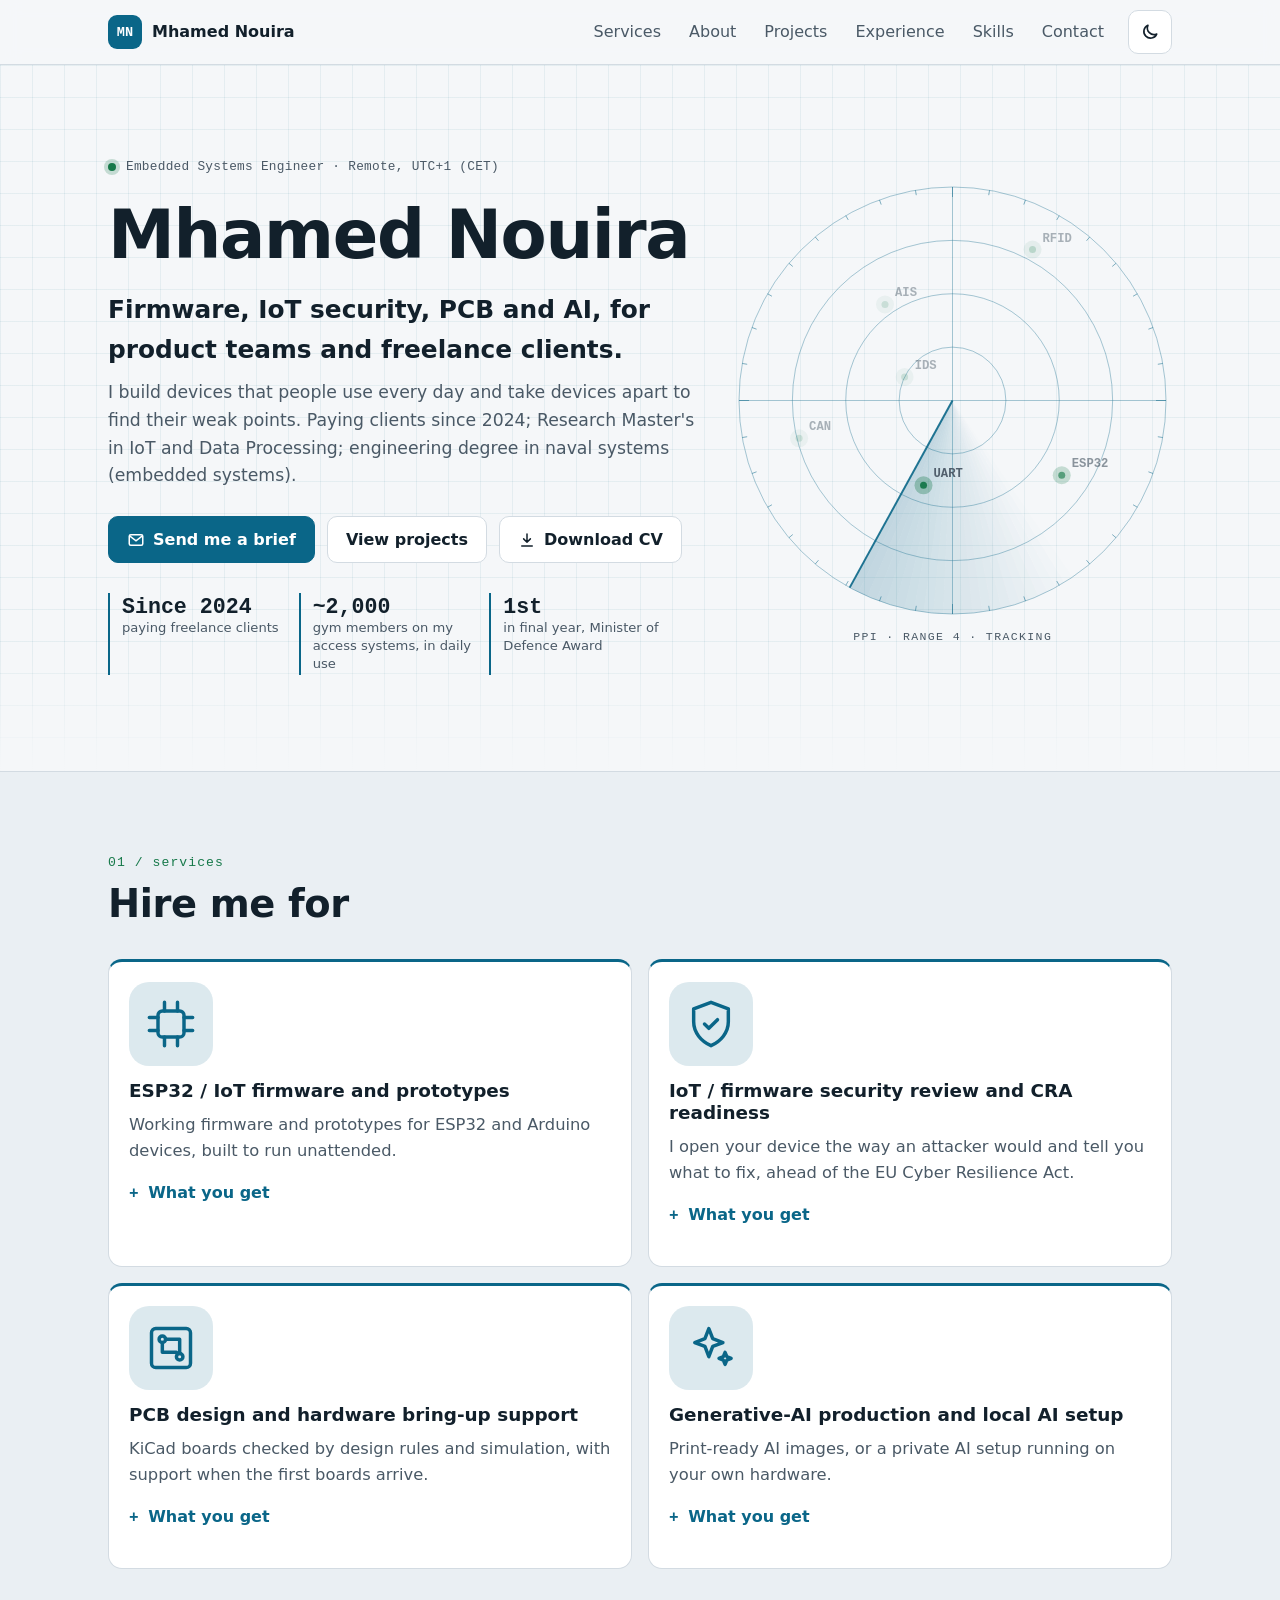
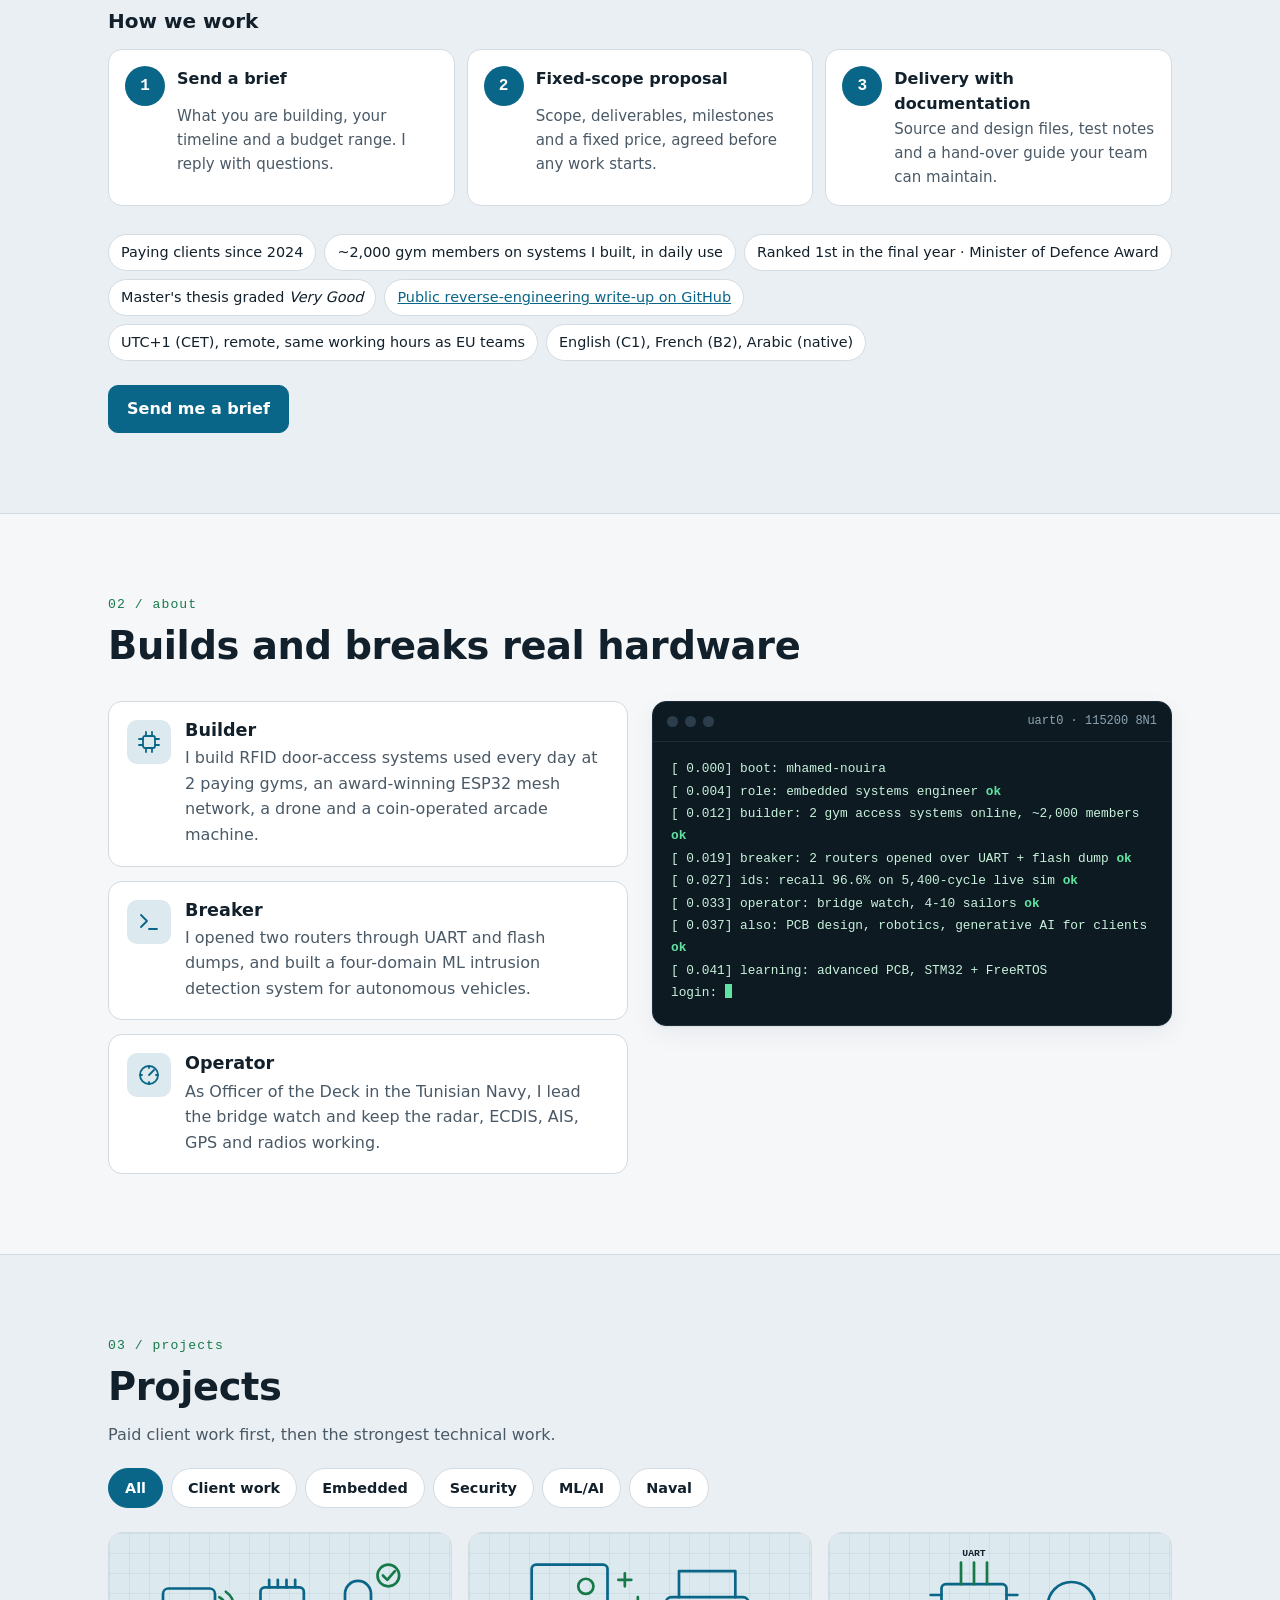
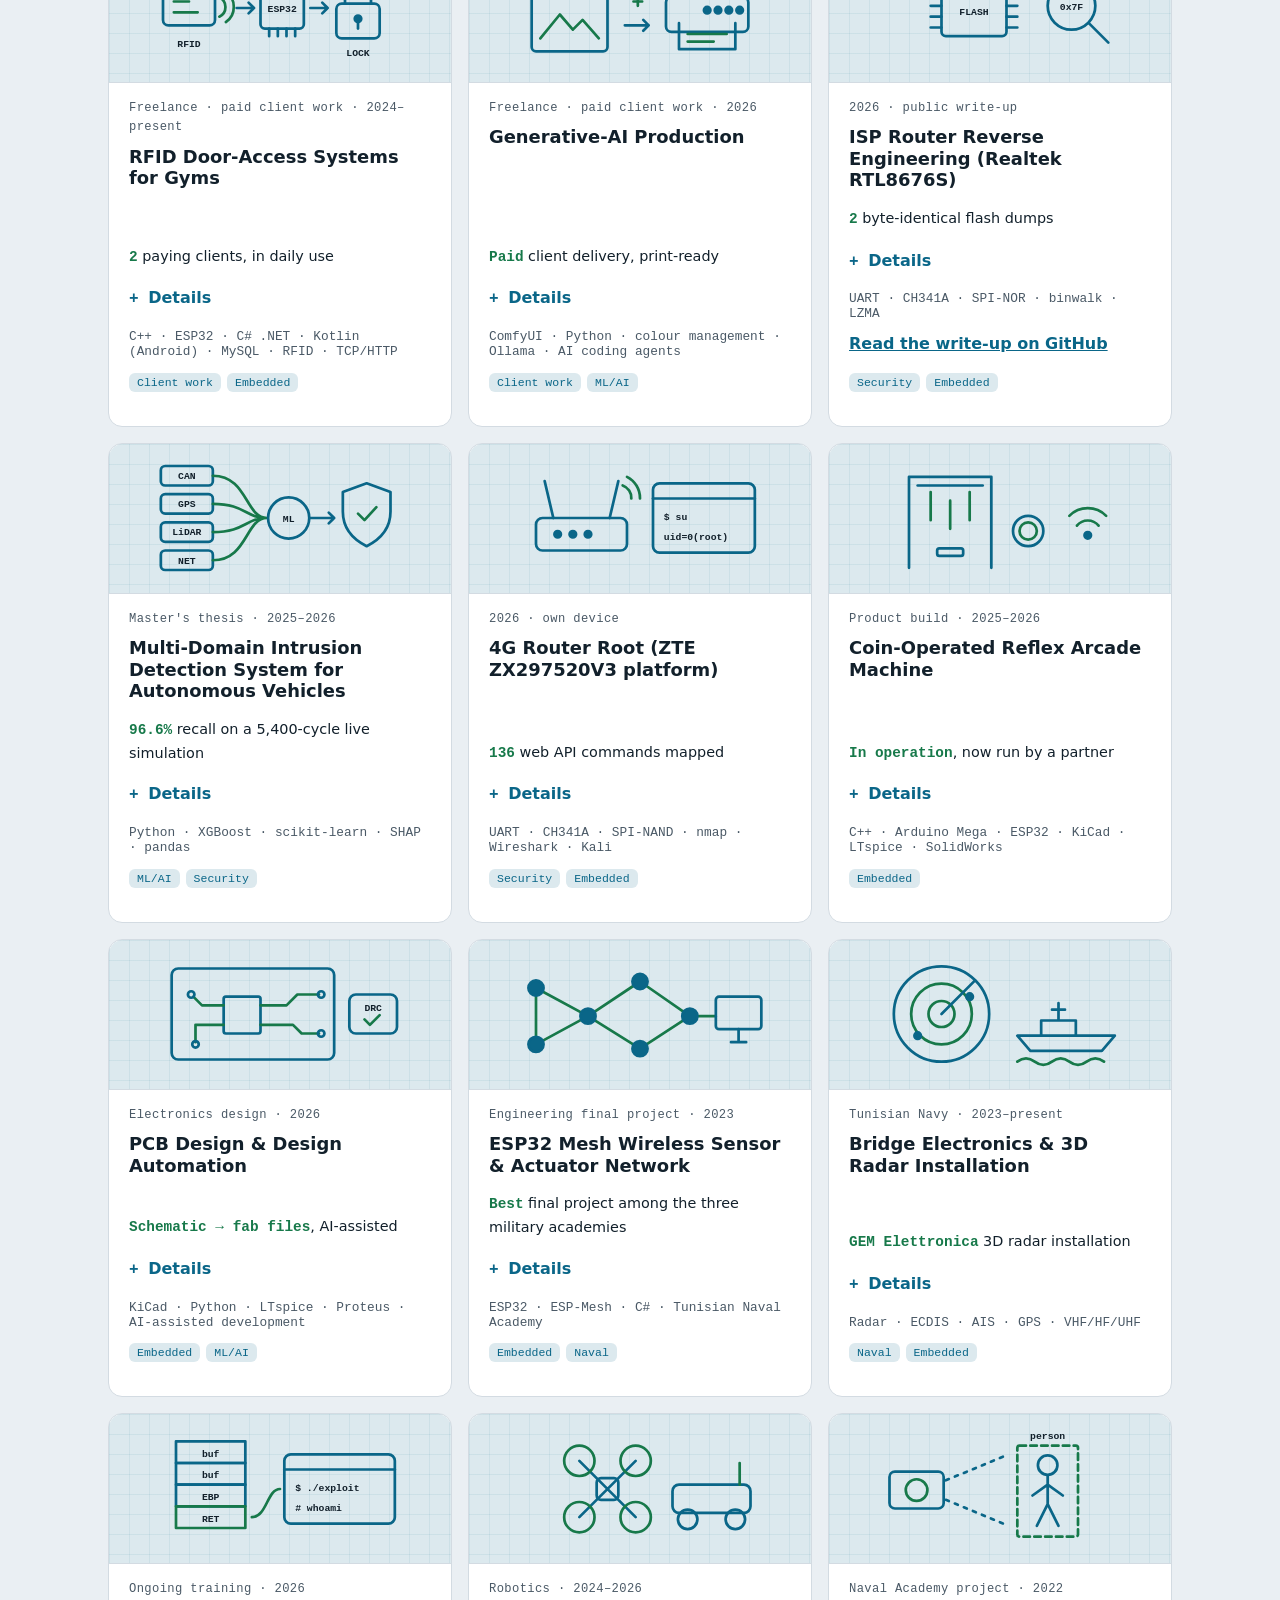
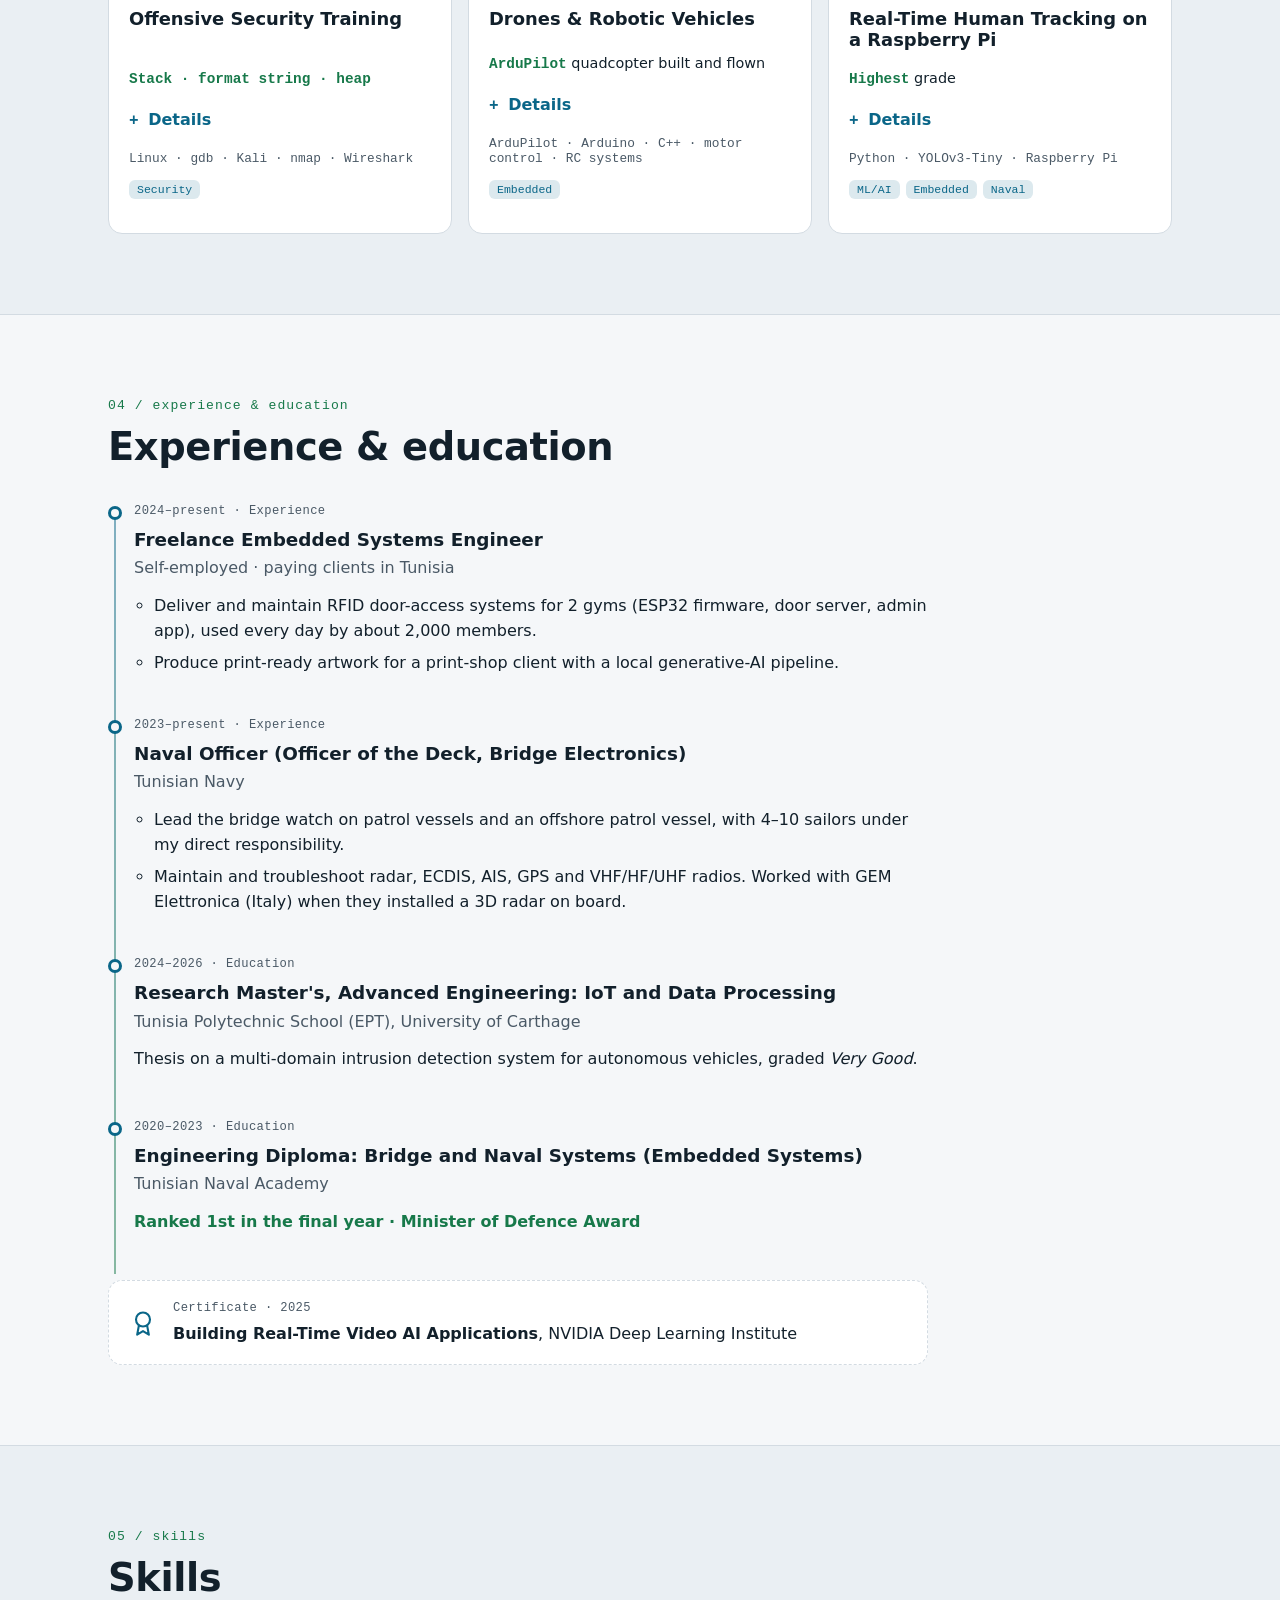
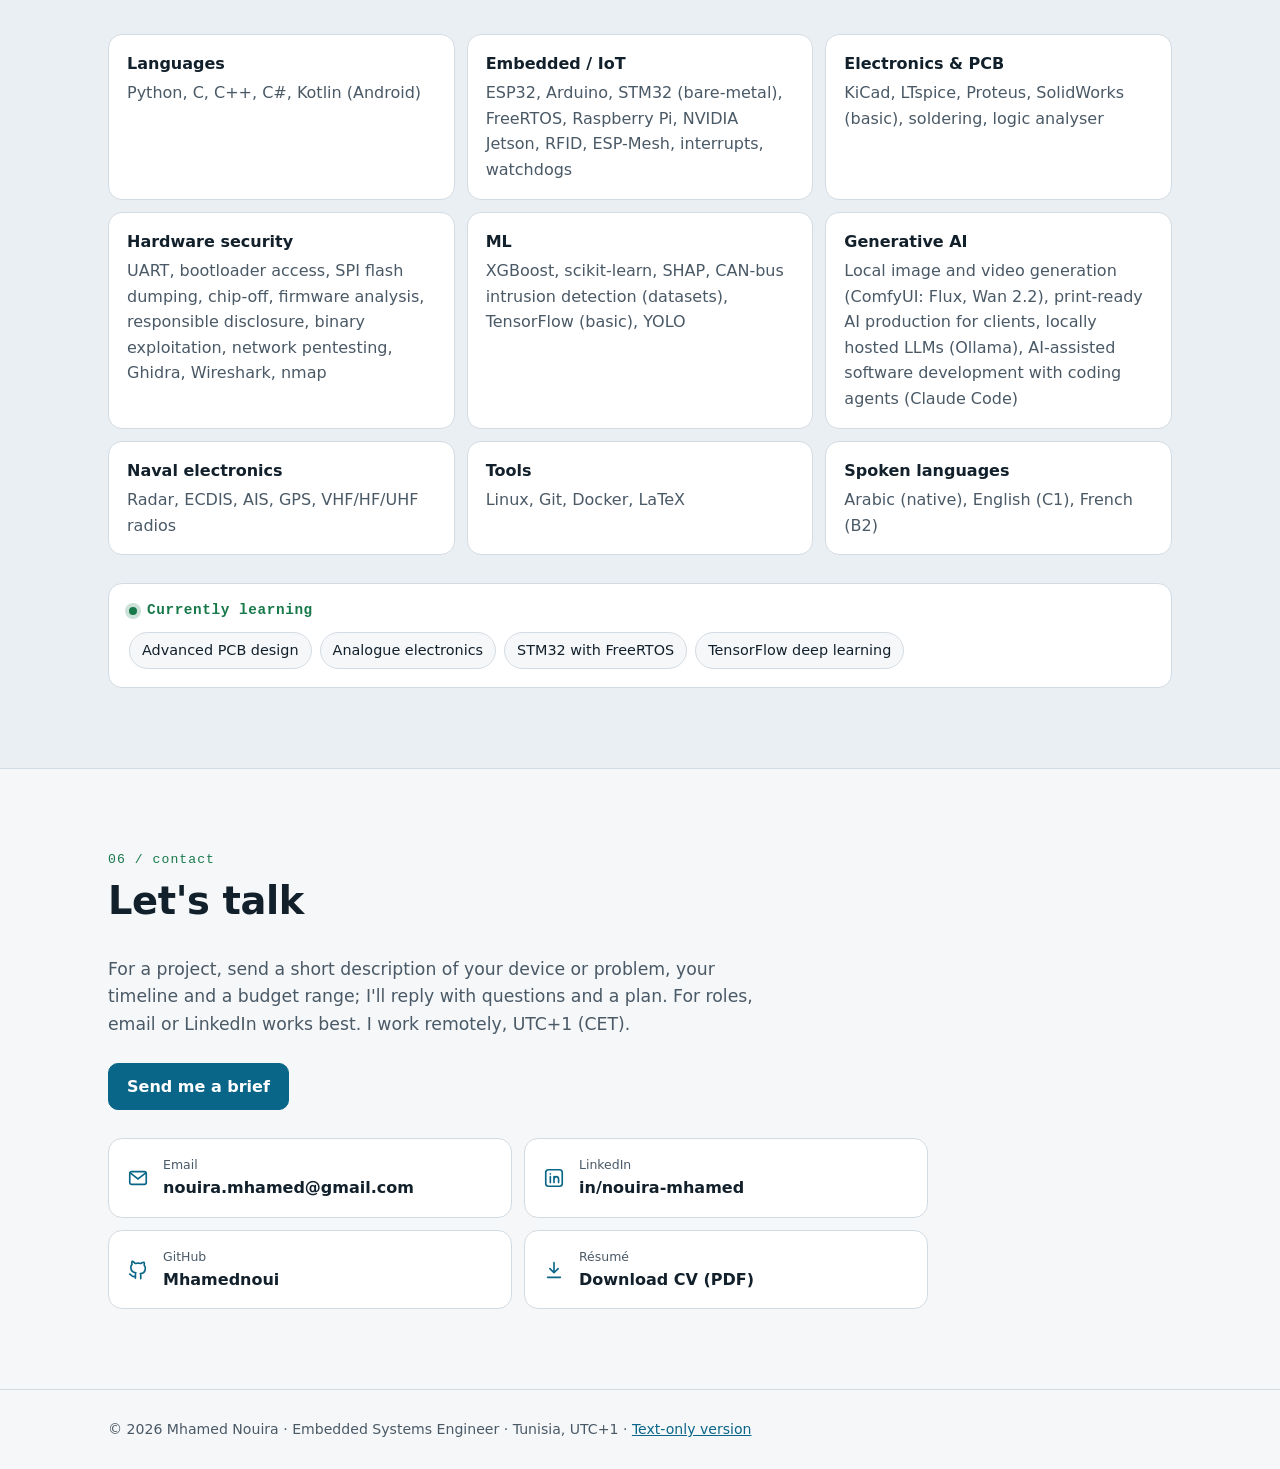
<file: index.html>
<!doctype html>
<html lang="en">
<head>
<meta charset="utf-8">
<meta name="viewport" content="width=device-width, initial-scale=1">
<title>Mhamed Nouira · Embedded Systems Engineer · Firmware, IoT Security, PCB</title>
<meta name="description" content="Embedded systems engineer for product teams and remote freelance clients: ESP32/IoT firmware and prototypes, IoT firmware security reviews (EU Cyber Resilience Act readiness), KiCad PCB design and local generative AI. UTC+1 (CET), English, French, Arabic.">
<meta name="author" content="Mhamed Nouira">
<link rel="canonical" href="https://mhamednoui.github.io/">
<meta property="og:type" content="profile">
<meta property="og:title" content="Mhamed Nouira · Embedded Systems Engineer">
<meta property="og:description" content="Firmware, IoT security, PCB and AI, for product teams and freelance clients. Paying clients since 2024. Remote, UTC+1 (CET).">
<meta property="og:url" content="https://mhamednoui.github.io/">
<meta property="profile:first_name" content="Mhamed">
<meta property="profile:last_name" content="Nouira">
<meta name="twitter:card" content="summary">
<meta name="twitter:title" content="Mhamed Nouira · Embedded Systems Engineer">
<meta name="twitter:description" content="Firmware, IoT security, PCB and AI, for product teams and freelance clients. Remote, UTC+1 (CET).">
<meta name="color-scheme" content="light dark">
<link rel="icon" href="data:image/svg+xml,%3Csvg xmlns='http://www.w3.org/2000/svg' viewBox='0 0 32 32'%3E%3Crect width='32' height='32' rx='7' fill='%230b1117'/%3E%3Ccircle cx='16' cy='16' r='10' fill='none' stroke='%234cc2e8' stroke-width='2'/%3E%3Cpath d='M16 16 L24 9' stroke='%235fe3a1' stroke-width='2.5' stroke-linecap='round'/%3E%3C/svg%3E">
<script type="application/ld+json">
{
  "@context": "https://schema.org",
  "@graph": [
    {
      "@type": "Person",
      "@id": "https://mhamednoui.github.io/#person",
      "name": "Mhamed Nouira",
      "url": "https://mhamednoui.github.io/",
      "email": "mailto:nouira.mhamed@gmail.com",
      "jobTitle": "Embedded Systems Engineer",
      "description": "Embedded systems engineer: ESP32/IoT firmware, IoT and firmware security, PCB design and local generative AI. Freelance paying clients since 2024. Works remotely, UTC+1 (CET).",
      "address": { "@type": "PostalAddress", "addressCountry": "TN" },
      "knowsLanguage": ["en", "fr", "ar"],
      "knowsAbout": ["Embedded systems", "ESP32 firmware", "Arduino", "STM32", "FreeRTOS", "IoT", "RFID access control", "Hardware security", "Firmware reverse engineering", "UART", "SPI flash extraction", "IoT security review", "EU Cyber Resilience Act", "PCB design", "KiCad", "LTspice", "Machine learning", "Intrusion detection", "XGBoost", "Generative AI", "ComfyUI", "Local LLMs", "Radar and navigation electronics", "C", "C++", "C#", "Python"],
      "alumniOf": [
        { "@type": "CollegeOrUniversity", "name": "Tunisia Polytechnic School (EPT), University of Carthage" },
        { "@type": "CollegeOrUniversity", "name": "Tunisian Naval Academy" }
      ],
      "award": ["Minister of Defence Award (2023), ranked 1st in the final year, Tunisian Naval Academy", "Master's thesis graded Very Good"],
      "hasCredential": { "@type": "EducationalOccupationalCredential", "name": "Building Real-Time Video AI Applications", "recognizedBy": { "@type": "Organization", "name": "NVIDIA Deep Learning Institute" } },
      "sameAs": ["https://www.linkedin.com/in/nouira-mhamed", "https://github.com/Mhamednoui"]
    },
    {
      "@type": "Service",
      "@id": "https://mhamednoui.github.io/#s-firmware",
      "name": "ESP32 / IoT firmware and prototype development",
      "serviceType": "Embedded firmware development",
      "description": "Firmware for ESP32 and Arduino-class devices and working prototypes: sensors, RFID, relays and locks, Wi-Fi/TCP/HTTP links, watchdogs and unattended operation. Also debugging and extending existing firmware.",
      "provider": { "@id": "https://mhamednoui.github.io/#person" },
      "areaServed": "Remote"
    },
    {
      "@type": "Service",
      "@id": "https://mhamednoui.github.io/#s-security",
      "name": "IoT / firmware security review and EU Cyber Resilience Act readiness",
      "serviceType": "IoT device security assessment",
      "description": "Hands-on review of a connected device: UART and debug access, flash extraction, firmware unpacking, secrets, update path and exposed services. Written report with prioritised fixes and a gap list against the CRA requirements.",
      "provider": { "@id": "https://mhamednoui.github.io/#person" },
      "areaServed": "Remote"
    },
    {
      "@type": "Service",
      "@id": "https://mhamednoui.github.io/#s-pcb",
      "name": "PCB design and hardware bring-up support",
      "serviceType": "PCB design",
      "description": "2-layer boards in KiCad with design-rule and electrical checks, SPICE checks for analogue stages, manufacturing files (Gerber, BOM, pick-and-place), and firmware support when the first boards arrive.",
      "provider": { "@id": "https://mhamednoui.github.io/#person" },
      "areaServed": "Remote"
    },
    {
      "@type": "Service",
      "@id": "https://mhamednoui.github.io/#s-ai",
      "name": "Generative-AI production and local AI setup",
      "serviceType": "Generative AI",
      "description": "Print-ready image production with locally hosted models, and private AI set up on your own hardware: image and video workflows and local LLMs.",
      "provider": { "@id": "https://mhamednoui.github.io/#person" },
      "areaServed": "Remote"
    }
  ]
}
</script>
<script>
  // Apply the saved theme before first paint to avoid a flash.
  try { var t = localStorage.getItem('theme'); if (t === 'light' || t === 'dark') document.documentElement.dataset.theme = t; } catch (e) {}
  document.documentElement.classList.add('js');
</script>
<link rel="stylesheet" href="style.css">
</head>
<body>
<a class="skip" href="#main">Skip to content</a>

<header class="site-header">
  <nav class="nav wrap" aria-label="Main">
    <a class="brand" href="#top" aria-label="Mhamed Nouira, back to top"><span class="brand-mark" aria-hidden="true">MN</span><span class="brand-name">Mhamed Nouira</span></a>
    <button class="icon-btn menu-btn" type="button" aria-expanded="false" aria-controls="nav-links" aria-label="Open menu">
      <svg viewBox="0 0 24 24" width="22" height="22" aria-hidden="true"><path d="M4 7h16M4 12h16M4 17h16" stroke="currentColor" stroke-width="2" stroke-linecap="round"/></svg>
    </button>
    <ul class="nav-links" id="nav-links">
      <li><a href="#services">Services</a></li>
      <li><a href="#about">About</a></li>
      <li><a href="#projects">Projects</a></li>
      <li><a href="#journey">Experience</a></li>
      <li><a href="#skills">Skills</a></li>
      <li><a href="#contact">Contact</a></li>
    </ul>
    <button class="icon-btn theme-btn" type="button" aria-label="Switch to light theme">
      <svg class="i-sun" viewBox="0 0 24 24" width="20" height="20" aria-hidden="true"><circle cx="12" cy="12" r="4.5" fill="none" stroke="currentColor" stroke-width="2"/><path d="M12 2v2.5M12 19.5V22M2 12h2.5M19.5 12H22M4.9 4.9l1.8 1.8M17.3 17.3l1.8 1.8M4.9 19.1l1.8-1.8M17.3 6.7l1.8-1.8" stroke="currentColor" stroke-width="2" stroke-linecap="round"/></svg>
      <svg class="i-moon" viewBox="0 0 24 24" width="20" height="20" aria-hidden="true"><path d="M20 14.5A8 8 0 0 1 9.5 4a8 8 0 1 0 10.5 10.5z" fill="none" stroke="currentColor" stroke-width="2" stroke-linejoin="round"/></svg>
    </button>
  </nav>
</header>

<main id="main">
  <!-- HERO -->
  <section class="hero" id="top" aria-labelledby="hero-title">
    <div class="wrap hero-grid">
      <div class="hero-text">
        <p class="eyebrow mono"><span class="dot" aria-hidden="true"></span>Embedded Systems Engineer · Remote, UTC+1 (CET)</p>
        <h1 id="hero-title">Mhamed Nouira</h1>
        <p class="pitch">Firmware, IoT security, PCB and AI, for product teams and freelance clients.</p>
        <p class="lead">I build devices that people use every day and take devices apart to find their weak points. Paying clients since 2024; Research Master's in IoT and Data Processing; engineering degree in naval systems (embedded systems).</p>
        <div class="cta">
          <a class="btn btn-primary" href="mailto:nouira.mhamed@gmail.com?subject=Project%20brief&amp;body=Hi%20Mhamed%2C%0D%0A%0D%0AWhat%20we%20are%20building%3A%0D%0A%0D%0AWhat%20we%20need%20help%20with%3A%0D%0A%0D%0ATimeline%3A%0D%0A%0D%0ABudget%20range%3A%0D%0A%0D%0AThanks%2C%0D%0A">
            <svg viewBox="0 0 24 24" width="18" height="18" aria-hidden="true"><rect x="3" y="5" width="18" height="14" rx="2" fill="none" stroke="currentColor" stroke-width="2"/><path d="M3.5 6.5l8.5 6.5 8.5-6.5" fill="none" stroke="currentColor" stroke-width="2"/></svg>
            Send me a brief <span class="sr">(opens your email app)</span></a>
          <a class="btn" href="#projects">View projects</a>
          <a class="btn" href="cv.pdf" download="Mhamed_Nouira_CV.pdf">
            <svg viewBox="0 0 24 24" width="18" height="18" aria-hidden="true"><path d="M12 4v11m0 0l-4.5-4.5M12 15l4.5-4.5M5 20h14" fill="none" stroke="currentColor" stroke-width="2" stroke-linecap="round" stroke-linejoin="round"/></svg>
            Download CV <span class="sr">(PDF)</span></a>
        </div>
        <ul class="stats" aria-label="Highlights">
          <li><strong>Since 2024</strong><span>paying freelance clients</span></li>
          <li><strong>~2,000</strong><span>gym members on my access systems, in daily use</span></li>
          <li><strong>1st</strong><span>in final year, Minister of Defence Award</span></li>
        </ul>
      </div>
      <figure class="radar-wrap" aria-hidden="true">
        <canvas id="radar" width="440" height="440"></canvas>
        <figcaption class="radar-cap mono">PPI · RANGE 4 · TRACKING</figcaption>
      </figure>
    </div>
  </section>

  <!-- SERVICES -->
  <section class="section alt" id="services" aria-labelledby="services-title">
    <div class="wrap">
      <p class="kicker mono">01 / services</p>
      <h2 id="services-title">Hire me for</h2>
      <div class="services">
        <article class="service" id="s-firmware">
          <span class="svc-ico" aria-hidden="true"><svg viewBox="0 0 24 24" fill="none" stroke="currentColor" stroke-width="1.6" stroke-linecap="round" stroke-linejoin="round"><rect x="6" y="6" width="12" height="12" rx="2"/><path d="M9 2v4M15 2v4M9 18v4M15 18v4M2 9h4M2 15h4M18 9h4M18 15h4"/></svg></span>
          <h3>ESP32 / IoT firmware and prototypes</h3>
          <p>Working firmware and prototypes for ESP32 and Arduino devices, built to run unattended.</p>
          <details class="more-d"><summary>What you get</summary><p class="svc-long">Firmware for ESP32 and Arduino-class devices, from sensors, RFID, relays and locks to Wi-Fi, TCP and HTTP links, built to run unattended. I also debug and extend existing firmware.</p><dl>
            <dt>Typical deliverable</dt><dd>A working prototype, commented source code, a wiring diagram and a hand-over guide.</dd>
            <dt>Proof</dt><dd><a href="#p-gym">Gym access systems (paid, in daily use)</a> · <a href="#p-arcade">Arcade machine</a> · <a href="#p-mesh">ESP32 mesh network</a></dd>
          </dl></details>
        </article>
        <article class="service" id="s-security">
          <span class="svc-ico" aria-hidden="true"><svg viewBox="0 0 24 24" fill="none" stroke="currentColor" stroke-width="1.6" stroke-linecap="round" stroke-linejoin="round"><path d="M12 2l8 3v6c0 5-3.5 9-8 11-4.5-2-8-6-8-11V5z"/><path d="M9 12l2 2 4-4"/></svg></span>
          <h3>IoT / firmware security review and CRA readiness</h3>
          <p>I open your device the way an attacker would and tell you what to fix, ahead of the EU Cyber Resilience Act.</p>
          <details class="more-d"><summary>What you get</summary><p class="svc-long">I open your device the way an attacker would: UART and debug access, flash extraction and firmware unpacking, then a review of stored secrets, the update path and exposed services. Useful before the EU Cyber Resilience Act (CRA) obligations apply.</p><dl>
            <dt>Typical deliverable</dt><dd>A written report with findings ranked by risk, recommended fixes and a gap list against the CRA requirements, to support your own conformity work.</dd>
            <dt>Proof</dt><dd><a href="#p-router">ISP router reverse engineering (public write-up)</a> · <a href="#p-4g">4G router root</a> · <a href="#p-ids">Intrusion detection thesis</a></dd>
          </dl></details>
        </article>
        <article class="service" id="s-pcb">
          <span class="svc-ico" aria-hidden="true"><svg viewBox="0 0 24 24" fill="none" stroke="currentColor" stroke-width="1.6" stroke-linecap="round" stroke-linejoin="round"><rect x="3" y="3" width="18" height="18" rx="2"/><path d="M8 9.5V14h6.5M16 14.5V8h-6.5"/><circle cx="8" cy="8" r="1.5"/><circle cx="16" cy="16" r="1.5"/></svg></span>
          <h3>PCB design and hardware bring-up support</h3>
          <p>KiCad boards checked by design rules and simulation, with support when the first boards arrive.</p>
          <details class="more-d"><summary>What you get</summary><p class="svc-long">2-layer boards in KiCad, checked with design-rule and electrical checks and SPICE simulation for analogue stages, plus firmware and debugging support when the first boards arrive.</p><dl>
            <dt>Typical deliverable</dt><dd>The KiCad project, Gerber, BOM and pick-and-place files, and a short check report.</dd>
            <dt>Proof</dt><dd><a href="#p-pcb">PCB design and AI-assisted pipeline</a> · <a href="#p-arcade">Arcade controller board (in development)</a></dd>
          </dl></details>
        </article>
        <article class="service" id="s-ai">
          <span class="svc-ico" aria-hidden="true"><svg viewBox="0 0 24 24" fill="none" stroke="currentColor" stroke-width="1.6" stroke-linecap="round" stroke-linejoin="round"><path d="M11 3l1.8 4.7 4.7 1.8-4.7 1.8L11 16l-1.8-4.7L4.5 9.5l4.7-1.8z"/><path d="M18.5 14l.8 2 2 .8-2 .8-.8 2-.8-2-2-.8 2-.8z"/></svg></span>
          <h3>Generative-AI production and local AI setup</h3>
          <p>Print-ready AI images, or a private AI setup running on your own hardware.</p>
          <details class="more-d"><summary>What you get</summary><p class="svc-long">Print-ready images produced with locally hosted models, or a private AI setup on your own hardware: image and video workflows and local LLMs, with no data sent to outside services.</p><dl>
            <dt>Typical deliverable</dt><dd>Finished, print-ready assets, or a documented workflow installed and tested on your machine.</dd>
            <dt>Proof</dt><dd><a href="#p-genai">Generative-AI production (paid client work)</a></dd>
          </dl></details>
        </article>
      </div>

      <h3 class="sub-title" id="process-title">How we work</h3>
      <ol class="steps" aria-labelledby="process-title">
        <li><strong>Send a brief</strong><span>What you are building, your timeline and a budget range. I reply with questions.</span></li>
        <li><strong>Fixed-scope proposal</strong><span>Scope, deliverables, milestones and a fixed price, agreed before any work starts.</span></li>
        <li><strong>Delivery with documentation</strong><span>Source and design files, test notes and a hand-over guide your team can maintain.</span></li>
      </ol>

      <ul class="trust" aria-label="Facts">
        <li>Paying clients since 2024</li>
        <li>~2,000 gym members on systems I built, in daily use</li>
        <li>Ranked 1st in the final year · Minister of Defence Award</li>
        <li>Master's thesis graded <em>Very Good</em></li>
        <li><a href="https://github.com/Mhamednoui/RTL8676S-TD8963N-reverse-engineering" target="_blank" rel="noopener">Public reverse-engineering write-up on GitHub<span class="sr"> (opens in a new tab)</span></a></li>
        <li>UTC+1 (CET), remote, same working hours as EU teams</li>
        <li>English (C1), French (B2), Arabic (native)</li>
      </ul>
      <p class="cta-row"><a class="btn btn-primary" href="mailto:nouira.mhamed@gmail.com?subject=Project%20brief&amp;body=Hi%20Mhamed%2C%0D%0A%0D%0AWhat%20we%20are%20building%3A%0D%0A%0D%0AWhat%20we%20need%20help%20with%3A%0D%0A%0D%0ATimeline%3A%0D%0A%0D%0ABudget%20range%3A%0D%0A%0D%0AThanks%2C%0D%0A">Send me a brief <span class="sr">(opens your email app)</span></a></p>
    </div>
  </section>

  <!-- ABOUT -->
  <section class="section" id="about" aria-labelledby="about-title">
    <div class="wrap">
      <p class="kicker mono">02 / about</p>
      <h2 id="about-title">Builds and breaks real hardware</h2>
      <div class="about-grid">
        <div class="pillars">
          <article class="pillar reveal">
            <span class="pillar-ico" aria-hidden="true">
              <svg viewBox="0 0 24 24" width="24" height="24"><rect x="6" y="6" width="12" height="12" rx="2" fill="none" stroke="currentColor" stroke-width="1.8"/><path d="M9 2v4M15 2v4M9 18v4M15 18v4M2 9h4M2 15h4M18 9h4M18 15h4" stroke="currentColor" stroke-width="1.8" stroke-linecap="round"/></svg>
            </span>
            <h3>Builder</h3>
            <p>I build RFID door-access systems used every day at 2 paying gyms, an award-winning ESP32 mesh network, a drone and a coin-operated arcade machine.</p>
          </article>
          <article class="pillar reveal">
            <span class="pillar-ico" aria-hidden="true">
              <svg viewBox="0 0 24 24" width="24" height="24"><path d="M4 17l6-6-6-6M12 19h8" fill="none" stroke="currentColor" stroke-width="1.8" stroke-linecap="round" stroke-linejoin="round"/></svg>
            </span>
            <h3>Breaker</h3>
            <p>I opened two routers through UART and flash dumps, and built a four-domain ML intrusion detection system for autonomous vehicles.</p>
          </article>
          <article class="pillar reveal">
            <span class="pillar-ico" aria-hidden="true">
              <svg viewBox="0 0 24 24" width="24" height="24"><circle cx="12" cy="12" r="9" fill="none" stroke="currentColor" stroke-width="1.8"/><path d="M12 12l5-5M12 3v2M12 19v2M3 12h2M19 12h2" stroke="currentColor" stroke-width="1.8" stroke-linecap="round"/></svg>
            </span>
            <h3>Operator</h3>
            <p>As Officer of the Deck in the Tunisian Navy, I lead the bridge watch and keep the radar, ECDIS, AIS, GPS and radios working.</p>
          </article>
        </div>
        <div class="terminal reveal" role="img" aria-label="Terminal-style summary: embedded systems engineer; 2 gym access systems online with about 2,000 members; 2 routers opened over UART; thesis IDS 96.6% recall; leads 4 to 10 sailors on watch; also PCB design, robotics and generative AI for clients.">
          <div class="term-bar" aria-hidden="true"><span></span><span></span><span></span><em class="mono">uart0 · 115200 8N1</em></div>
          <pre class="term mono" aria-hidden="true"><span class="l">[ 0.000] boot: mhamed-nouira</span>
<span class="l">[ 0.004] role: embedded systems engineer <b>ok</b></span>
<span class="l">[ 0.012] builder: 2 gym access systems online, ~2,000 members <b>ok</b></span>
<span class="l">[ 0.019] breaker: 2 routers opened over UART + flash dump <b>ok</b></span>
<span class="l">[ 0.027] ids: recall 96.6% on 5,400-cycle live sim <b>ok</b></span>
<span class="l">[ 0.033] operator: bridge watch, 4-10 sailors <b>ok</b></span>
<span class="l">[ 0.037] also: PCB design, robotics, generative AI for clients <b>ok</b></span>
<span class="l">[ 0.041] learning: advanced PCB, STM32 + FreeRTOS</span>
<span class="l">login: <i class="cursor"></i></span></pre>
        </div>
      </div>
    </div>
  </section>

  <!-- PROJECTS -->
  <section class="section alt" id="projects" aria-labelledby="projects-title">
    <div class="wrap">
      <p class="kicker mono">03 / projects</p>
      <h2 id="projects-title">Projects</h2>
      <p class="section-lead">Paid client work first, then the strongest technical work.</p>
      <div class="filters" role="group" aria-label="Filter projects by tag">
        <button type="button" class="chip" data-filter="all" aria-pressed="true">All</button>
        <button type="button" class="chip" data-filter="paid" aria-pressed="false">Client work</button>
        <button type="button" class="chip" data-filter="embedded" aria-pressed="false">Embedded</button>
        <button type="button" class="chip" data-filter="security" aria-pressed="false">Security</button>
        <button type="button" class="chip" data-filter="ml" aria-pressed="false">ML/AI</button>
        <button type="button" class="chip" data-filter="naval" aria-pressed="false">Naval</button>
      </div>
      <p class="sr" id="filter-status" aria-live="polite"></p>

      <div class="cards">
        <article class="card" id="p-gym" data-tags="paid embedded">
          <div class="art" aria-hidden="true"><svg viewBox="0 0 240 120" fill="none" stroke="currentColor" stroke-width="2.5" stroke-linecap="round" stroke-linejoin="round"><rect x="12" y="42" width="48" height="34" rx="5"/><path class="s2" d="M22 54h14M22 64h22"/><path class="s2" d="M64 50a10 10 0 0 1 0 18M70 45a17 17 0 0 1 0 28"/><path d="M80 60h16m-5-5 5 5-5 5"/><rect x="102" y="41" width="40" height="38" rx="4"/><path d="M110 41v-7M118 41v-7M126 41v-7M134 41v-7M110 79v7M118 79v7M126 79v7M134 79v7"/><text class="t" x="122" y="64">ESP32</text><path d="M148 60h16m-5-5 5 5-5 5"/><rect x="172" y="56" width="40" height="32" rx="5"/><path d="M180 56v-9a12 12 0 0 1 24 0v9"/><circle class="fl" cx="192" cy="70" r="3"/><path d="M192 73v6"/><circle class="s2" cx="220" cy="30" r="10"/><path class="s2" d="M215 30l4 4 7-8"/><text class="t" x="36" y="96">RFID</text><text class="t" x="192" y="104">LOCK</text></svg></div>
          <p class="meta mono">Freelance · paid client work · 2024–present</p>
          <h3>RFID Door-Access Systems for Gyms</h3>
          <p class="metric"><strong>2</strong> paying clients, in daily use</p>
          <details class="more-d"><summary>Details</summary><ul class="points">
            <li>Designed, installed and maintain the door-access systems for 2 paying gyms, used every day by about 2,000 members.</li>
            <li>ESP32 firmware for the RFID reader and door relay, a C++ TCP door server backed by MySQL, and a C# admin app (extended from an open-source app) with a live dashboard.</li>
            <li>I installed all the hardware myself: magnetic locks, relays and readers. An Android app lets the owner open the door remotely.</li>
            <li>Built for unattended operation: a Windows network service, auto-start and a Wi-Fi watchdog. A hardware simulator lets me test updates before installing them on site.</li>
          </ul></details>
          <p class="stack">C++ · ESP32 · C# .NET · Kotlin (Android) · MySQL · RFID · TCP/HTTP</p>
          <ul class="tags"><li>Client work</li><li>Embedded</li></ul>
        </article>

        <article class="card" id="p-genai" data-tags="paid ml">
          <div class="art" aria-hidden="true"><svg viewBox="0 0 240 120" fill="none" stroke="currentColor" stroke-width="2.5" stroke-linecap="round" stroke-linejoin="round"><rect x="20" y="20" width="70" height="80" rx="4"/><path class="s2" d="M28 88l18-22 12 14 9-9 15 17"/><circle class="s2" cx="70" cy="40" r="7"/><path class="s2" d="M106 28v12M100 34h12M118 50v8M114 54h8"/><path d="M106 76h22m-5-5 5 5-5 5"/><path d="M156 50V26h52v24"/><rect x="144" y="50" width="76" height="32" rx="5"/><path d="M156 74v24h52V74"/><path class="s2" d="M164 84h36M164 91h24"/><circle class="fl" cx="182" cy="62" r="3"/><circle class="fl" cx="192" cy="62" r="3"/><circle class="fl" cx="202" cy="62" r="3"/><circle class="fl" cx="212" cy="62" r="3"/></svg></div>
          <p class="meta mono">Freelance · paid client work · 2026</p>
          <h3>Generative-AI Production</h3>
          <p class="metric"><strong>Paid</strong> client delivery, print-ready</p>
          <details class="more-d"><summary>Details</summary><ul class="points">
            <li>Built a production pipeline for a print-shop client: AI image generation with locally hosted models, upscaling, CMYK colour management and print-ready export.</li>
            <li>I run local image and video generation workflows, and self-hosted LLMs with custom tooling, on a single consumer GPU.</li>
            <li>I use AI coding agents daily to speed up software and hardware projects.</li>
          </ul></details>
          <p class="stack">ComfyUI · Python · colour management · Ollama · AI coding agents</p>
          <ul class="tags"><li>Client work</li><li>ML/AI</li></ul>
        </article>

        <article class="card" id="p-router" data-tags="security embedded">
          <div class="art" aria-hidden="true"><svg viewBox="0 0 240 120" fill="none" stroke="currentColor" stroke-width="2.5" stroke-linecap="round" stroke-linejoin="round"><rect x="66" y="38" width="60" height="48" rx="4"/><path d="M66 48H56M66 58H56M66 68H56M66 78H56M126 48h10M126 58h10M126 68h10M126 78h10"/><text class="t" x="96" y="66">FLASH</text><path class="s2" d="M84 38V18M96 38V18M108 38V18"/><text class="t" x="96" y="12">UART</text><circle cx="186" cy="58" r="22"/><path d="M202 74l18 18"/><text class="t" x="186" y="62">0x7F</text></svg></div>
          <p class="meta mono">2026 · public write-up</p>
          <h3>ISP Router Reverse Engineering (Realtek RTL8676S)</h3>
          <p class="metric"><strong>2</strong> byte-identical flash dumps</p>
          <details class="more-d"><summary>Details</summary><ul class="points">
            <li>Got a shell over UART, then dumped the flash two ways: over TFTP, and by desoldering the SPI-NOR chip (chip-off). Both dumps were byte-identical.</li>
            <li>Decompressed about 132 LZMA streams and showed that the "encrypted" config was only compressed. Wrote up the findings for responsible disclosure.</li>
          </ul></details>
          <p class="stack">UART · CH341A · SPI-NOR · binwalk · LZMA</p>
          <p><a class="ext" href="https://github.com/Mhamednoui/RTL8676S-TD8963N-reverse-engineering" target="_blank" rel="noopener">Read the write-up on GitHub<span class="sr"> (opens in a new tab)</span></a></p>
          <ul class="tags"><li>Security</li><li>Embedded</li></ul>
        </article>

        <article class="card" id="p-ids" data-tags="ml security">
          <div class="art" aria-hidden="true"><svg viewBox="0 0 240 120" fill="none" stroke="currentColor" stroke-width="2.5" stroke-linecap="round" stroke-linejoin="round"><rect x="10" y="12" width="48" height="18" rx="4"/><text class="t" x="34" y="24">CAN</text><rect x="10" y="38" width="48" height="18" rx="4"/><text class="t" x="34" y="50">GPS</text><rect x="10" y="64" width="48" height="18" rx="4"/><text class="t" x="34" y="76">LiDAR</text><rect x="10" y="90" width="48" height="18" rx="4"/><text class="t" x="34" y="102">NET</text><path class="s2" d="M58 21C90 21 88 60 108 60M58 47c30 0 30 13 50 13M58 73c30 0 30-13 50-13M58 99C90 99 88 60 108 60"/><circle cx="128" cy="60" r="19"/><text class="t" x="128" y="64">ML</text><path d="M148 60h22m-5-5 5 5-5 5"/><path d="M200 28l22 8v18c0 16-10 26-22 32-12-6-22-16-22-32V36z"/><path class="s2" d="M192 56l6 6 11-12"/></svg></div>
          <p class="meta mono">Master's thesis · 2025–2026</p>
          <h3>Multi-Domain Intrusion Detection System for Autonomous Vehicles</h3>
          <p class="metric"><strong>96.6%</strong> recall on a 5,400-cycle live simulation</p>
          <details class="more-d"><summary>Details</summary><ul class="points">
            <li>Four ML detectors (network, CAN bus, GPS, LiDAR), with a fusion engine that combines them into 5 threat levels and responds in tiers.</li>
            <li>Live 5,400-cycle simulation on unfiltered traffic: 96.6% recall, 93.8% accuracy, 90.1% precision (caught 2,319 of 2,400 attack cycles).</li>
            <li>XGBoost detectors trained on public datasets (CICIDS2017, CICIoV2024, AV-GPS-Dataset, KITTI with 3 synthetic LiDAR attacks), a temporal correlator, SHAP explanations, and CAN windowing that cuts model calls 50×. CAN detector: 0 errors on 281,644 held-out CICIoV2024 frames.</li>
            <li>Thesis graded <em>Very Good</em> (Tunisia Polytechnic School); a paper from it is under review.</li>
          </ul></details>
          <p class="stack">Python · XGBoost · scikit-learn · SHAP · pandas</p>
          <ul class="tags"><li>ML/AI</li><li>Security</li></ul>
        </article>

        <article class="card" id="p-4g" data-tags="security embedded">
          <div class="art" aria-hidden="true"><svg viewBox="0 0 240 120" fill="none" stroke="currentColor" stroke-width="2.5" stroke-linecap="round" stroke-linejoin="round"><rect x="24" y="60" width="84" height="30" rx="6"/><path d="M40 60l-8-34M92 60l8-34"/><path class="s2" d="M104 30a12 12 0 0 1 8 12M108 22a22 22 0 0 1 12 20"/><circle class="fl" cx="44" cy="75" r="3"/><circle class="fl" cx="58" cy="75" r="3"/><circle class="fl" cx="72" cy="75" r="3"/><rect x="132" y="28" width="94" height="64" rx="6"/><path d="M132 42h94"/><text class="t s" x="142" y="62">$ su</text><text class="t s" x="142" y="80">uid=0(root)</text></svg></div>
          <p class="meta mono">2026 · own device</p>
          <h3>4G Router Root (ZTE ZX297520V3 platform)</h3>
          <p class="metric"><strong>136</strong> web API commands mapped</p>
          <details class="more-d"><summary>Details</summary><ul class="points">
            <li>Mapped the web API (136 commands, including hidden engineering pages), located the UART pins with a multimeter, dumped the SPI-NAND flash and got a full root shell.</li>
            <li>Captured the boot log over UART (SoC, RAM, 128 MiB SPI-NAND, partition map), then enabled telnet for full control of the device.</li>
            <li>Ground rules on my own device: read before write, and never touch the IMEI or NV data.</li>
          </ul></details>
          <p class="stack">UART · CH341A · SPI-NAND · nmap · Wireshark · Kali</p>
          <ul class="tags"><li>Security</li><li>Embedded</li></ul>
        </article>

        <article class="card" id="p-arcade" data-tags="embedded">
          <div class="art" aria-hidden="true"><svg viewBox="0 0 240 120" fill="none" stroke="currentColor" stroke-width="2.5" stroke-linecap="round" stroke-linejoin="round"><path d="M36 106V22h76v84"/><path d="M44 30h60"/><path class="s2" d="M56 36v26M74 44v26M92 36v26"/><rect x="62" y="88" width="24" height="7" rx="2"/><circle cx="146" cy="72" r="14"/><circle class="s2" cx="146" cy="72" r="8"/><path class="s2" d="M184 58a24 24 0 0 1 34 0M191 67a13 13 0 0 1 20 0"/><circle class="fl" cx="201" cy="76" r="3"/></svg></div>
          <p class="meta mono">Product build · 2025–2026</p>
          <h3>Coin-Operated Reflex Arcade Machine</h3>
          <p class="metric"><strong>In operation</strong>, now run by a partner</p>
          <details class="more-d"><summary>Details</summary><ul class="points">
            <li>Two-controller design: real-time game logic on an Arduino Mega, with an ESP32 serving a Wi-Fi admin dashboard for settings and diagnostics.</li>
            <li>Coin acceptor with credit handling, 10 electromagnet drivers, several difficulty levels and a watchdog failsafe.</li>
            <li>I operated the machine myself; a partner now runs it, and it is still in operation.</li>
            <li>A dedicated 2-layer controller PCB is in development, designed in KiCad and checked with design-rule checks and circuit simulation.</li>
          </ul></details>
          <p class="stack">C++ · Arduino Mega · ESP32 · KiCad · LTspice · SolidWorks</p>
          <ul class="tags"><li>Embedded</li></ul>
        </article>

        <article class="card" id="p-pcb" data-tags="embedded ml">
          <div class="art" aria-hidden="true"><svg viewBox="0 0 240 120" fill="none" stroke="currentColor" stroke-width="2.5" stroke-linecap="round" stroke-linejoin="round"><rect x="20" y="18" width="150" height="84" rx="6"/><rect x="68" y="44" width="34" height="34" rx="2"/><path class="s2" d="M102 52h24l10-10h20M102 70h30l8 8h16M68 52H48l-8-8M68 70H42v16"/><circle cx="158" cy="42" r="3"/><circle cx="158" cy="78" r="3"/><circle cx="38" cy="42" r="3"/><circle cx="42" cy="88" r="3"/><rect x="184" y="42" width="44" height="36" rx="6"/><text class="t" x="206" y="57">DRC</text><path class="s2" d="M198 65l5 5 9-9"/></svg></div>
          <p class="meta mono">Electronics design · 2026</p>
          <h3>PCB Design &amp; Design Automation</h3>
          <p class="metric"><strong>Schematic → fab files</strong>, AI-assisted</p>
          <details class="more-d"><summary>Details</summary><ul class="points">
            <li>Designed a 2-layer controller board in KiCad (not yet manufactured) that passes the electrical and design-rule checks, with its filter stages verified in SPICE simulation.</li>
            <li>Directed AI coding agents to build an AI-assisted design pipeline: placement, autorouting, design-rule and layout checks, and manufacturing outputs (Gerber, BOM, pick-and-place).</li>
            <li>The pipeline includes automated tests that deliberately break designs to prove the checks catch the faults.</li>
          </ul></details>
          <p class="stack">KiCad · Python · LTspice · Proteus · AI-assisted development</p>
          <ul class="tags"><li>Embedded</li><li>ML/AI</li></ul>
        </article>

        <article class="card" id="p-mesh" data-tags="embedded naval">
          <div class="art" aria-hidden="true"><svg viewBox="0 0 240 120" fill="none" stroke="currentColor" stroke-width="2.5" stroke-linecap="round" stroke-linejoin="round"><path class="s2" d="M24 36l48 26M24 88l48-26M72 62l48-32M72 62l48 30M120 30l46 32M120 92l46-30M24 36v52M166 62h24"/><circle class="fl" cx="24" cy="36" r="7"/><circle class="fl" cx="24" cy="88" r="7"/><circle class="fl" cx="72" cy="62" r="7"/><circle class="fl" cx="120" cy="30" r="7"/><circle class="fl" cx="120" cy="92" r="7"/><circle class="fl" cx="166" cy="62" r="7"/><rect x="190" y="44" width="42" height="30" rx="3"/><path d="M204 86h14M211 74v12"/></svg></div>
          <p class="meta mono">Engineering final project · 2023</p>
          <h3>ESP32 Mesh Wireless Sensor &amp; Actuator Network</h3>
          <p class="metric"><strong>Best</strong> final project among the three military academies</p>
          <details class="more-d"><summary>Details</summary><ul class="points">
            <li>Self-organising ESP32 mesh: each node relays to the next until the PC gateway, which collects all data and controls the actuator nodes. I built a C# GUI for it.</li>
            <li>Extensive reliability testing; highest grade.</li>
            <li>Won best final project in the competition between the three military academies.</li>
          </ul></details>
          <p class="stack">ESP32 · ESP-Mesh · C# · Tunisian Naval Academy</p>
          <ul class="tags"><li>Embedded</li><li>Naval</li></ul>
        </article>

        <article class="card" id="p-bridge" data-tags="naval embedded">
          <div class="art" aria-hidden="true"><svg viewBox="0 0 240 120" fill="none" stroke="currentColor" stroke-width="2.5" stroke-linecap="round" stroke-linejoin="round"><circle cx="66" cy="60" r="44"/><circle class="s2" cx="66" cy="60" r="28"/><circle class="s2" cx="66" cy="60" r="12"/><path d="M66 60l31-31"/><circle class="fl" cx="92" cy="44" r="3"/><circle class="fl" cx="44" cy="80" r="3"/><path d="M136 80h90l-12 14h-66z"/><path d="M158 80V66h32v14M174 66V50M168 56h12"/><path class="s2" d="M136 104q8-6 16 0t16 0 16 0 16 0 16 0"/></svg></div>
          <p class="meta mono">Tunisian Navy · 2023–present</p>
          <h3>Bridge Electronics &amp; 3D Radar Installation</h3>
          <p class="metric"><strong>GEM Elettronica</strong> 3D radar installation</p>
          <details class="more-d"><summary>Details</summary><ul class="points">
            <li>I maintain and troubleshoot radar, ECDIS, AIS, GPS, cameras and VHF/HF/UHF radios, and repair failures on board.</li>
            <li>Worked with GEM Elettronica (Italy) when they installed a 3D radar on board; trained and certified on its basic operation.</li>
          </ul></details>
          <p class="stack">Radar · ECDIS · AIS · GPS · VHF/HF/UHF</p>
          <ul class="tags"><li>Naval</li><li>Embedded</li></ul>
        </article>

        <article class="card" id="p-offsec" data-tags="security">
          <div class="art" aria-hidden="true"><svg viewBox="0 0 240 120" fill="none" stroke="currentColor" stroke-width="2.5" stroke-linecap="round" stroke-linejoin="round"><rect x="24" y="16" width="64" height="20"/><rect x="24" y="36" width="64" height="20"/><rect x="24" y="56" width="64" height="20"/><rect class="s2" x="24" y="76" width="64" height="20"/><text class="t" x="56" y="30">buf</text><text class="t" x="56" y="50">buf</text><text class="t" x="56" y="70">EBP</text><text class="t" x="56" y="90">RET</text><path class="s2" d="M94 86c14 0 14-26 26-26"/><rect x="124" y="28" width="102" height="64" rx="6"/><path d="M124 42h102"/><text class="t s" x="134" y="62">$ ./exploit</text><text class="t s" x="134" y="80"># whoami</text></svg></div>
          <p class="meta mono">Ongoing training · 2026</p>
          <h3>Offensive Security Training</h3>
          <p class="metric"><strong>Stack · format string · heap</strong></p>
          <details class="more-d"><summary>Details</summary><ul class="points">
            <li>Hands-on Linux binary exploitation, from stack overflows to bypassing exploit mitigations and heap exploitation.</li>
            <li>Network penetration-testing labs on purpose-built vulnerable systems.</li>
            <li>Feeds directly into my embedded and IoT security work on real devices.</li>
          </ul></details>
          <p class="stack">Linux · gdb · Kali · nmap · Wireshark</p>
          <ul class="tags"><li>Security</li></ul>
        </article>

        <article class="card" id="p-drones" data-tags="embedded">
          <div class="art" aria-hidden="true"><svg viewBox="0 0 240 120" fill="none" stroke="currentColor" stroke-width="2.5" stroke-linecap="round" stroke-linejoin="round"><path d="M64 34l52 52M116 34l-52 52"/><rect x="80" y="50" width="20" height="20" rx="4"/><circle class="s2" cx="64" cy="34" r="14"/><circle class="s2" cx="116" cy="34" r="14"/><circle class="s2" cx="64" cy="86" r="14"/><circle class="s2" cx="116" cy="86" r="14"/><rect x="150" y="56" width="72" height="26" rx="6"/><circle cx="164" cy="88" r="9"/><circle cx="208" cy="88" r="9"/><path class="s2" d="M212 56V36"/></svg></div>
          <p class="meta mono">Robotics · 2024–2026</p>
          <h3>Drones &amp; Robotic Vehicles</h3>
          <p class="metric"><strong>ArduPilot</strong> quadcopter built and flown</p>
          <details class="more-d"><summary>Details</summary><ul class="points">
            <li>Quadcopter: sourced and assembled the components, then configured the ArduPilot flight firmware and radio control.</li>
            <li>Four-motor skid-steer vehicle: the firmware decodes the RC receiver signals with interrupts and stops the motors automatically if the signal is lost.</li>
          </ul></details>
          <p class="stack">ArduPilot · Arduino · C++ · motor control · RC systems</p>
          <ul class="tags"><li>Embedded</li></ul>
        </article>

        <article class="card" id="p-rpi" data-tags="ml embedded naval">
          <div class="art" aria-hidden="true"><svg viewBox="0 0 240 120" fill="none" stroke="currentColor" stroke-width="2.5" stroke-linecap="round" stroke-linejoin="round"><rect x="18" y="44" width="50" height="34" rx="5"/><circle class="s2" cx="43" cy="61" r="10"/><path stroke-dasharray="3 6" d="M70 52l58-24M70 70l58 24"/><rect class="s2" stroke-dasharray="6 4" x="136" y="20" width="56" height="84" rx="2"/><circle cx="164" cy="38" r="9"/><path d="M164 48v26M164 56l-14 10M164 56l14 10M164 74l-10 20M164 74l10 20"/><text class="t" x="164" y="14">person</text></svg></div>
          <p class="meta mono">Naval Academy project · 2022</p>
          <h3>Real-Time Human Tracking on a Raspberry Pi</h3>
          <p class="metric"><strong>Highest</strong> grade</p>
          <details class="more-d"><summary>Details</summary><ul class="points">
            <li>Solo project: real-time human detection and tracking on a Raspberry Pi with a camera and YOLOv3-Tiny.</li>
            <li>Received the highest grade.</li>
          </ul></details>
          <p class="stack">Python · YOLOv3-Tiny · Raspberry Pi</p>
          <ul class="tags"><li>ML/AI</li><li>Embedded</li><li>Naval</li></ul>
        </article>
      </div>
    </div>
  </section>

  <!-- JOURNEY -->
  <section class="section" id="journey" aria-labelledby="journey-title">
    <div class="wrap">
      <p class="kicker mono">04 / experience &amp; education</p>
      <h2 id="journey-title">Experience &amp; education</h2>
      <ol class="timeline">
        <li class="reveal">
          <p class="meta mono">2024–present · Experience</p>
          <h3>Freelance Embedded Systems Engineer</h3>
          <p class="org">Self-employed · paying clients in Tunisia</p>
          <ul>
            <li>Deliver and maintain RFID door-access systems for 2 gyms (ESP32 firmware, door server, admin app), used every day by about 2,000 members.</li>
            <li>Produce print-ready artwork for a print-shop client with a local generative-AI pipeline.</li>
          </ul>
        </li>
        <li class="reveal">
          <p class="meta mono">2023–present · Experience</p>
          <h3>Naval Officer (Officer of the Deck, Bridge Electronics)</h3>
          <p class="org">Tunisian Navy</p>
          <ul>
            <li>Lead the bridge watch on patrol vessels and an offshore patrol vessel, with 4–10 sailors under my direct responsibility.</li>
            <li>Maintain and troubleshoot radar, ECDIS, AIS, GPS and VHF/HF/UHF radios. Worked with GEM Elettronica (Italy) when they installed a 3D radar on board.</li>
          </ul>
        </li>
        <li class="reveal">
          <p class="meta mono">2024–2026 · Education</p>
          <h3>Research Master's, Advanced Engineering: IoT and Data Processing</h3>
          <p class="org">Tunisia Polytechnic School (EPT), University of Carthage</p>
          <p>Thesis on a multi-domain intrusion detection system for autonomous vehicles, graded <em>Very Good</em>.</p>
        </li>
        <li class="reveal">
          <p class="meta mono">2020–2023 · Education</p>
          <h3>Engineering Diploma: Bridge and Naval Systems (Embedded Systems)</h3>
          <p class="org">Tunisian Naval Academy</p>
          <p class="award">Ranked 1st in the final year · Minister of Defence Award</p>
        </li>
      </ol>
      <div class="cert reveal">
        <svg viewBox="0 0 24 24" width="28" height="28" aria-hidden="true"><circle cx="12" cy="9" r="6" fill="none" stroke="currentColor" stroke-width="1.8"/><path d="M8.5 14l-1.5 8 5-3 5 3-1.5-8" fill="none" stroke="currentColor" stroke-width="1.8" stroke-linejoin="round"/></svg>
        <div>
          <p class="meta mono">Certificate · 2025</p>
          <p><strong>Building Real-Time Video AI Applications</strong>, NVIDIA Deep Learning Institute</p>
        </div>
      </div>
    </div>
  </section>

  <!-- SKILLS -->
  <section class="section alt" id="skills" aria-labelledby="skills-title">
    <div class="wrap">
      <p class="kicker mono">05 / skills</p>
      <h2 id="skills-title">Skills</h2>
      <dl class="skill-grid">
        <div class="skill reveal"><dt>Languages</dt><dd>Python, C, C++, C#, Kotlin (Android)</dd></div>
        <div class="skill reveal"><dt>Embedded / IoT</dt><dd>ESP32, Arduino, STM32 (bare-metal), FreeRTOS, Raspberry Pi, NVIDIA Jetson, RFID, ESP-Mesh, interrupts, watchdogs</dd></div>
        <div class="skill reveal"><dt>Electronics &amp; PCB</dt><dd>KiCad, LTspice, Proteus, SolidWorks (basic), soldering, logic analyser</dd></div>
        <div class="skill reveal"><dt>Hardware security</dt><dd>UART, bootloader access, SPI flash dumping, chip-off, firmware analysis, responsible disclosure, binary exploitation, network pentesting, Ghidra, Wireshark, nmap</dd></div>
        <div class="skill reveal"><dt>ML</dt><dd>XGBoost, scikit-learn, SHAP, CAN-bus intrusion detection (datasets), TensorFlow (basic), YOLO</dd></div>
        <div class="skill reveal"><dt>Generative AI</dt><dd>Local image and video generation (ComfyUI: Flux, Wan 2.2), print-ready AI production for clients, locally hosted LLMs (Ollama), AI-assisted software development with coding agents (Claude Code)</dd></div>
        <div class="skill reveal"><dt>Naval electronics</dt><dd>Radar, ECDIS, AIS, GPS, VHF/HF/UHF radios</dd></div>
        <div class="skill reveal"><dt>Tools</dt><dd>Linux, Git, Docker, LaTeX</dd></div>
        <div class="skill reveal"><dt>Spoken languages</dt><dd>Arabic (native), English (C1), French (B2)</dd></div>
      </dl>

      <div class="learning reveal" aria-labelledby="learning-title">
        <h3 id="learning-title" class="mono"><span class="dot" aria-hidden="true"></span>Currently learning</h3>
        <ul>
          <li>Advanced PCB design</li>
          <li>Analogue electronics</li>
          <li>STM32 with FreeRTOS</li>
          <li>TensorFlow deep learning</li>
        </ul>
      </div>
    </div>
  </section>

  <!-- CONTACT -->
  <section class="section" id="contact" aria-labelledby="contact-title">
    <div class="wrap contact">
      <p class="kicker mono">06 / contact</p>
      <h2 id="contact-title">Let's talk</h2>
      <p class="lead">For a project, send a short description of your device or problem, your timeline and a budget range; I'll reply with questions and a plan. For roles, email or LinkedIn works best. I work remotely, UTC+1 (CET).</p>
      <p class="cta-row"><a class="btn btn-primary" href="mailto:nouira.mhamed@gmail.com?subject=Project%20brief&amp;body=Hi%20Mhamed%2C%0D%0A%0D%0AWhat%20we%20are%20building%3A%0D%0A%0D%0AWhat%20we%20need%20help%20with%3A%0D%0A%0D%0ATimeline%3A%0D%0A%0D%0ABudget%20range%3A%0D%0A%0D%0AThanks%2C%0D%0A">Send me a brief <span class="sr">(opens your email app)</span></a></p>
      <ul class="contact-list">
        <li><a class="contact-item" href="mailto:nouira.mhamed@gmail.com">
          <svg viewBox="0 0 24 24" width="22" height="22" aria-hidden="true"><rect x="3" y="5" width="18" height="14" rx="2" fill="none" stroke="currentColor" stroke-width="1.8"/><path d="M3.5 6.5l8.5 6.5 8.5-6.5" fill="none" stroke="currentColor" stroke-width="1.8"/></svg>
          <span><small>Email</small>nouira.mhamed@gmail.com</span></a></li>
        <li><a class="contact-item" href="https://www.linkedin.com/in/nouira-mhamed" target="_blank" rel="noopener">
          <svg viewBox="0 0 24 24" width="22" height="22" aria-hidden="true"><rect x="3" y="3" width="18" height="18" rx="3" fill="none" stroke="currentColor" stroke-width="1.8"/><path d="M8 10.5V17M8 7.5v.01M12 17v-6.5M12 13.5c0-2 1.2-3 2.6-3S17 11.5 17 13.5V17" fill="none" stroke="currentColor" stroke-width="1.8" stroke-linecap="round"/></svg>
          <span><small>LinkedIn</small>in/nouira-mhamed<span class="sr"> (opens in a new tab)</span></span></a></li>
        <li><a class="contact-item" href="https://github.com/Mhamednoui" target="_blank" rel="noopener">
          <svg viewBox="0 0 24 24" width="22" height="22" aria-hidden="true"><path d="M9 19c-4 1.3-4-2-6-2.5m12 5v-3.5c0-1 .1-1.4-.5-2 2.8-.3 5.5-1.4 5.5-6a4.6 4.6 0 0 0-1.3-3.2 4.2 4.2 0 0 0-.1-3.2s-1-.3-3.4 1.3a11.7 11.7 0 0 0-6.2 0C6.6 2.3 5.6 2.6 5.6 2.6a4.2 4.2 0 0 0-.1 3.2A4.6 4.6 0 0 0 4.2 9c0 4.6 2.7 5.7 5.5 6-.6.6-.6 1.2-.5 2V21" fill="none" stroke="currentColor" stroke-width="1.8" stroke-linecap="round" stroke-linejoin="round"/></svg>
          <span><small>GitHub</small>Mhamednoui<span class="sr"> (opens in a new tab)</span></span></a></li>
        <li><a class="contact-item" href="cv.pdf" download="Mhamed_Nouira_CV.pdf">
          <svg viewBox="0 0 24 24" width="22" height="22" aria-hidden="true"><path d="M12 4v11m0 0l-4.5-4.5M12 15l4.5-4.5M5 20h14" fill="none" stroke="currentColor" stroke-width="1.8" stroke-linecap="round" stroke-linejoin="round"/></svg>
          <span><small>Résumé</small>Download CV (PDF)</span></a></li>
      </ul>
    </div>
  </section>
</main>

<footer class="site-footer">
  <div class="wrap"><p>© 2026 Mhamed Nouira · Embedded Systems Engineer · Tunisia, UTC+1 · <a href="simple.html">Text-only version</a></p></div>
</footer>

<script src="main.js"></script>
</body>
</html>
</file>
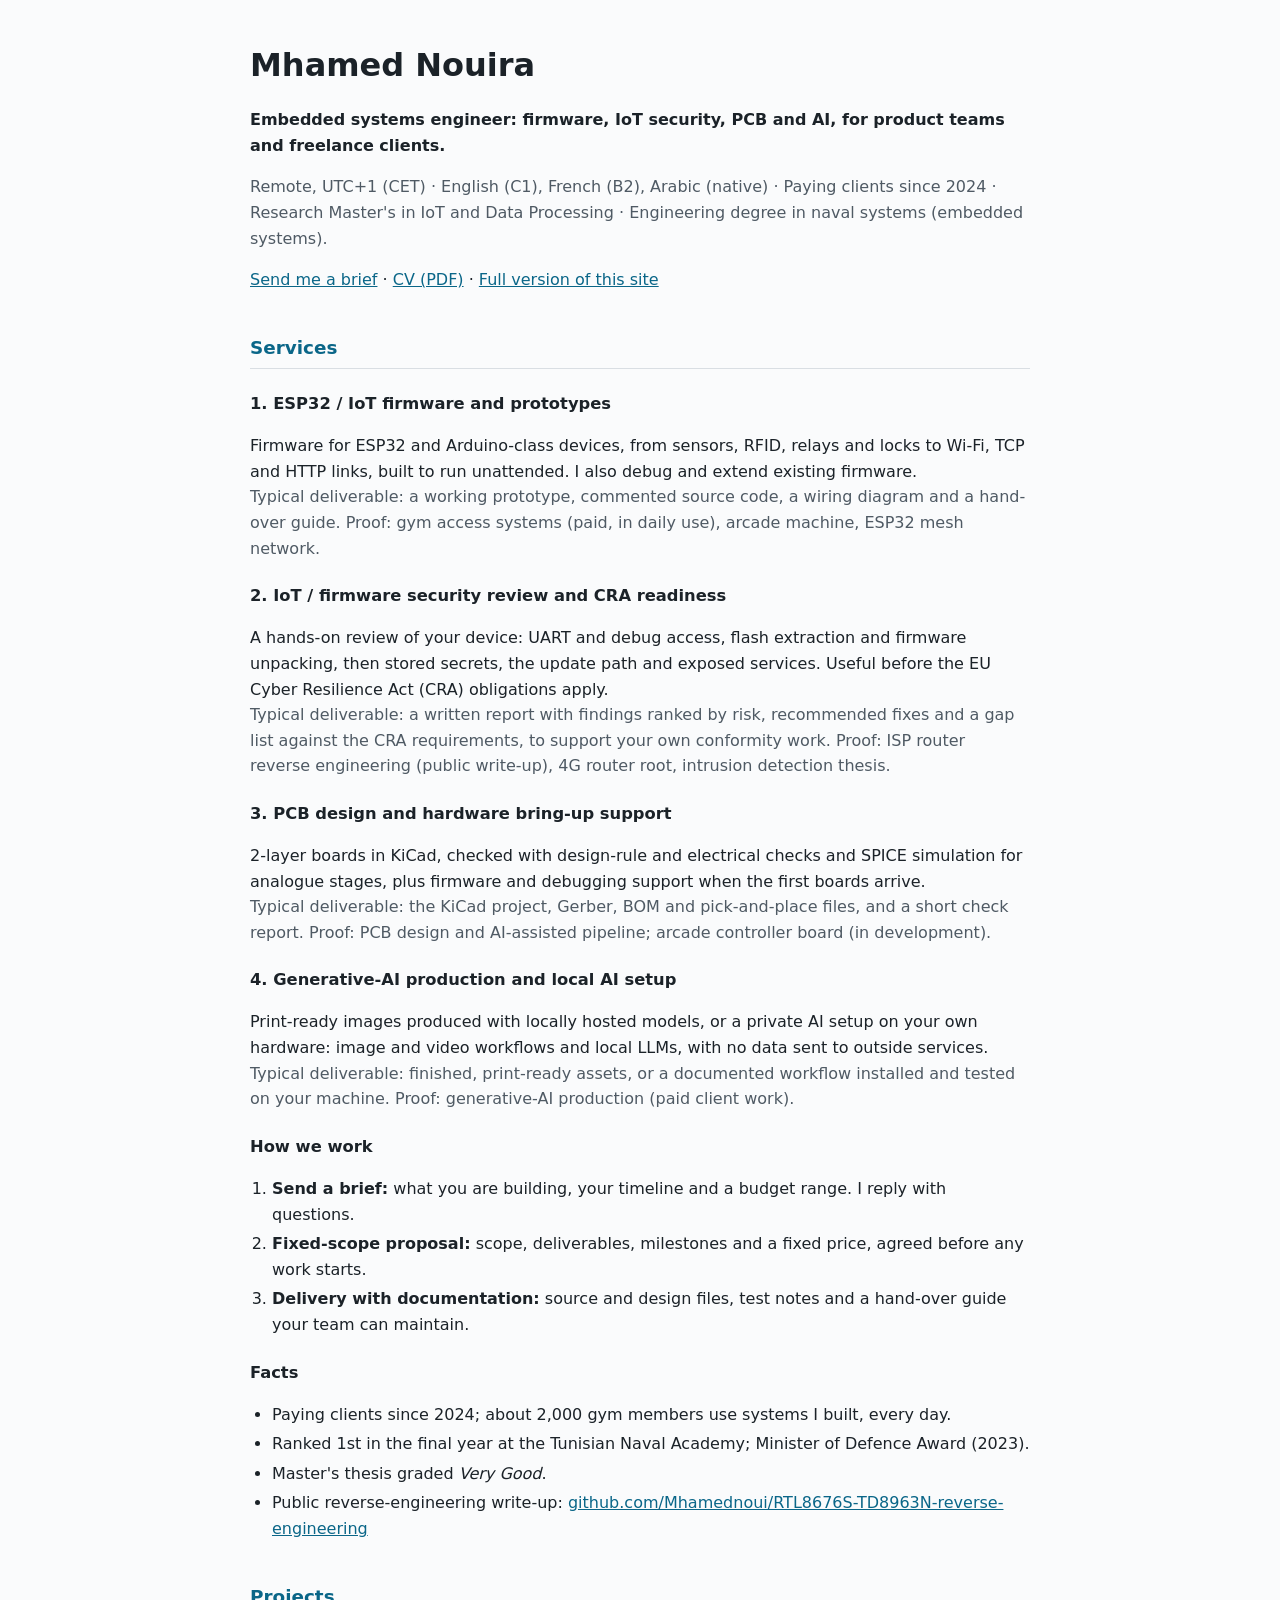
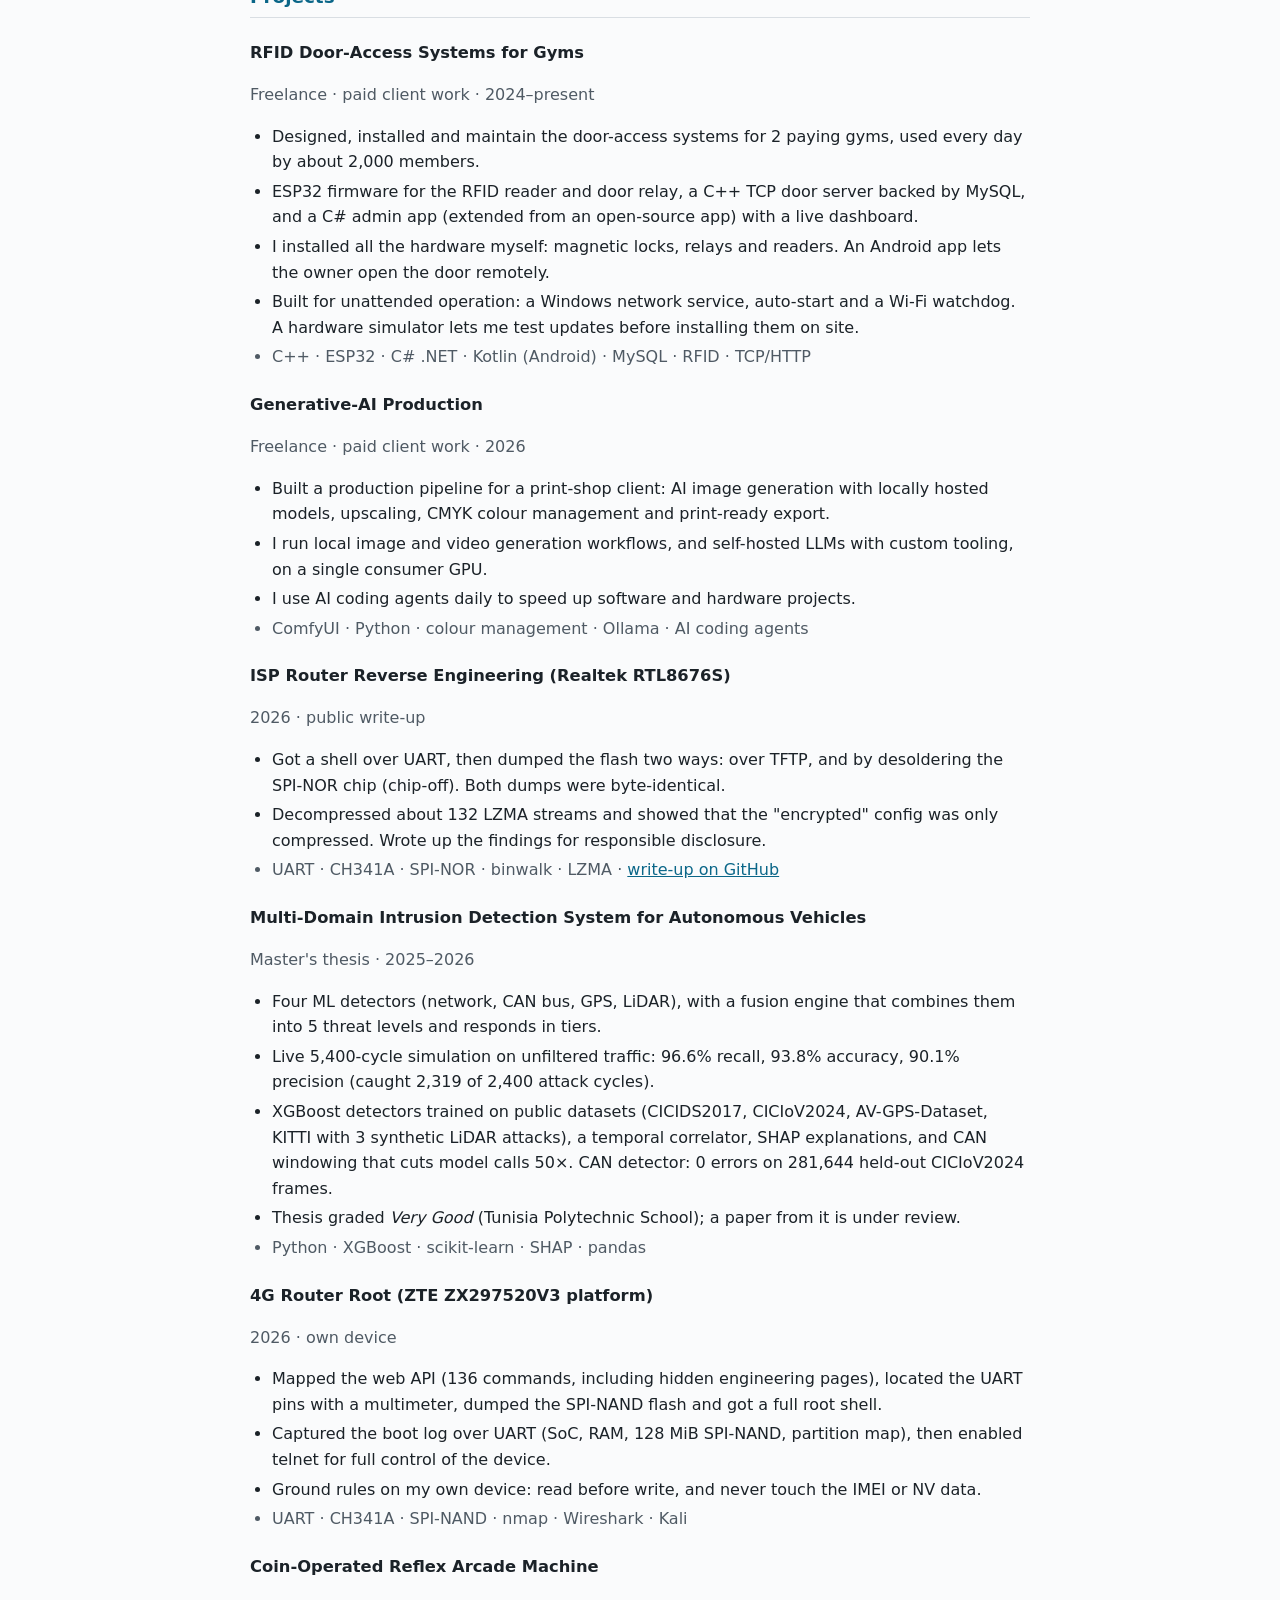
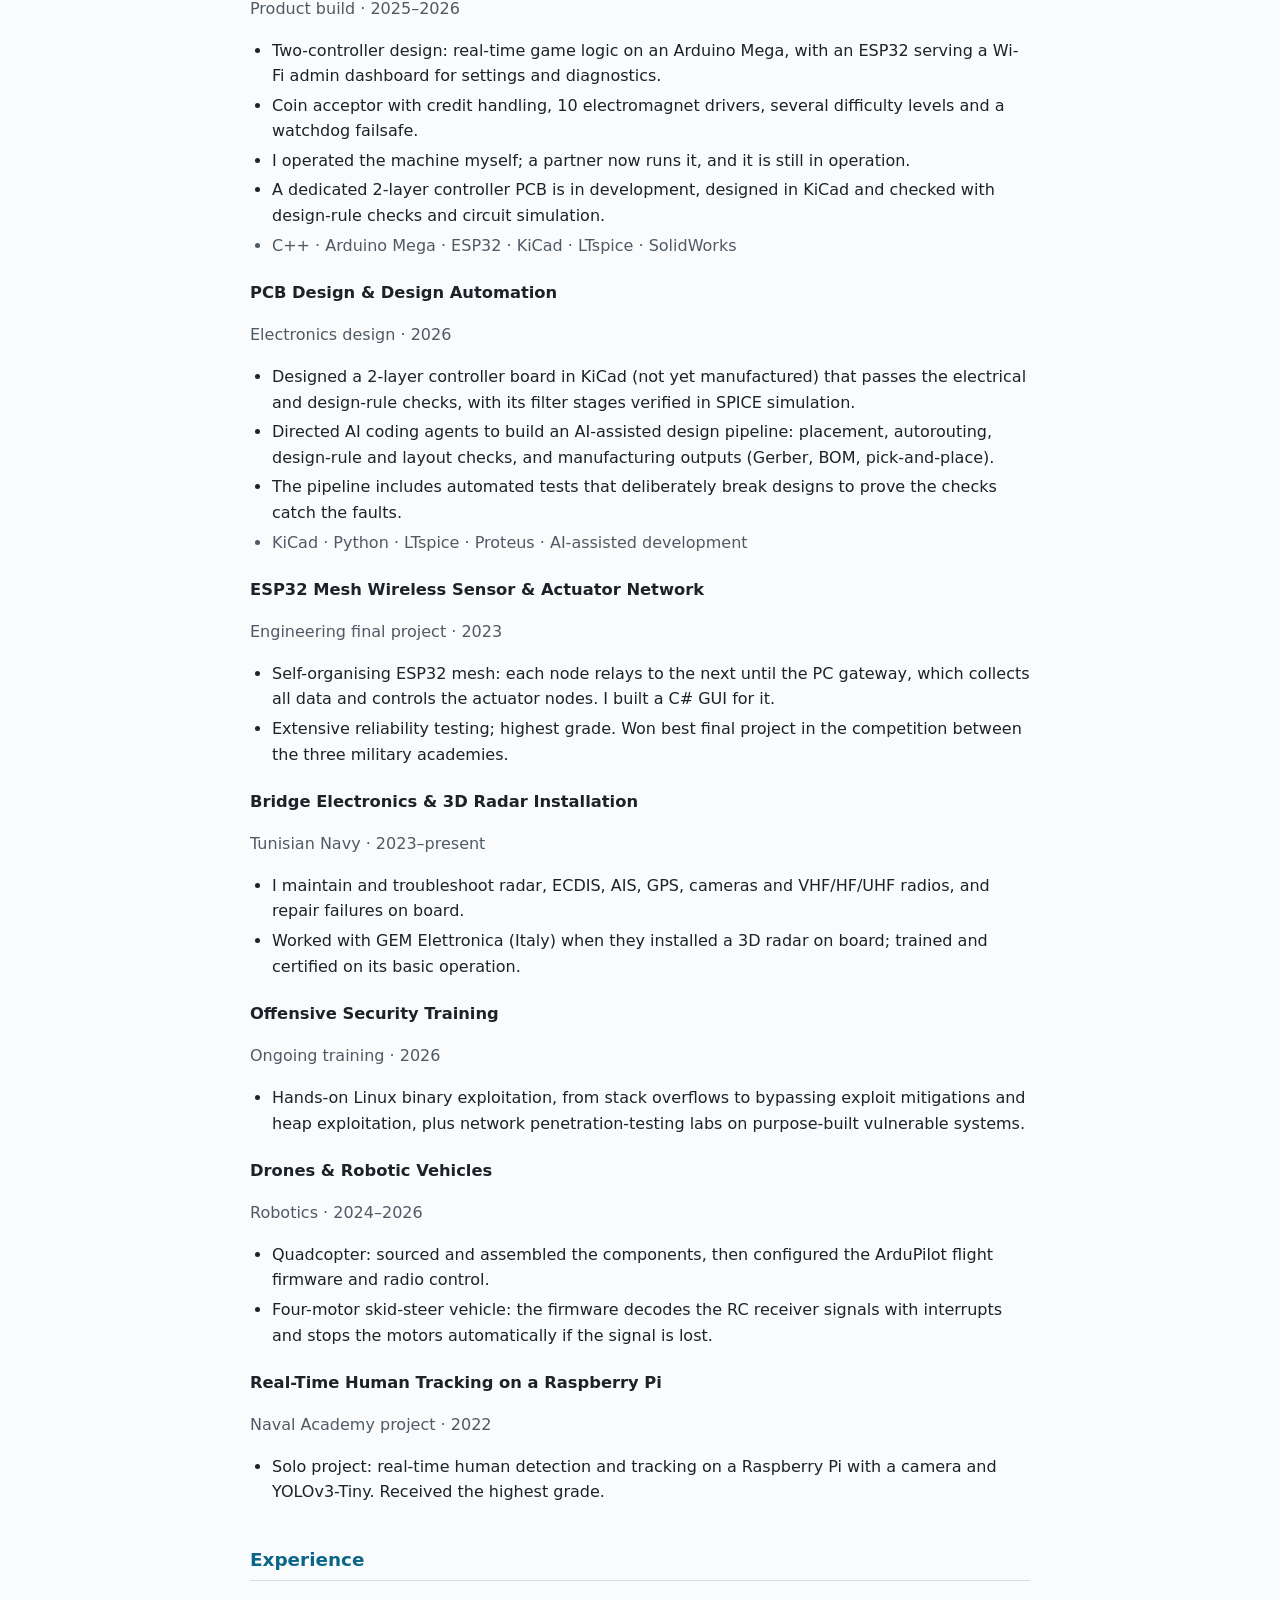
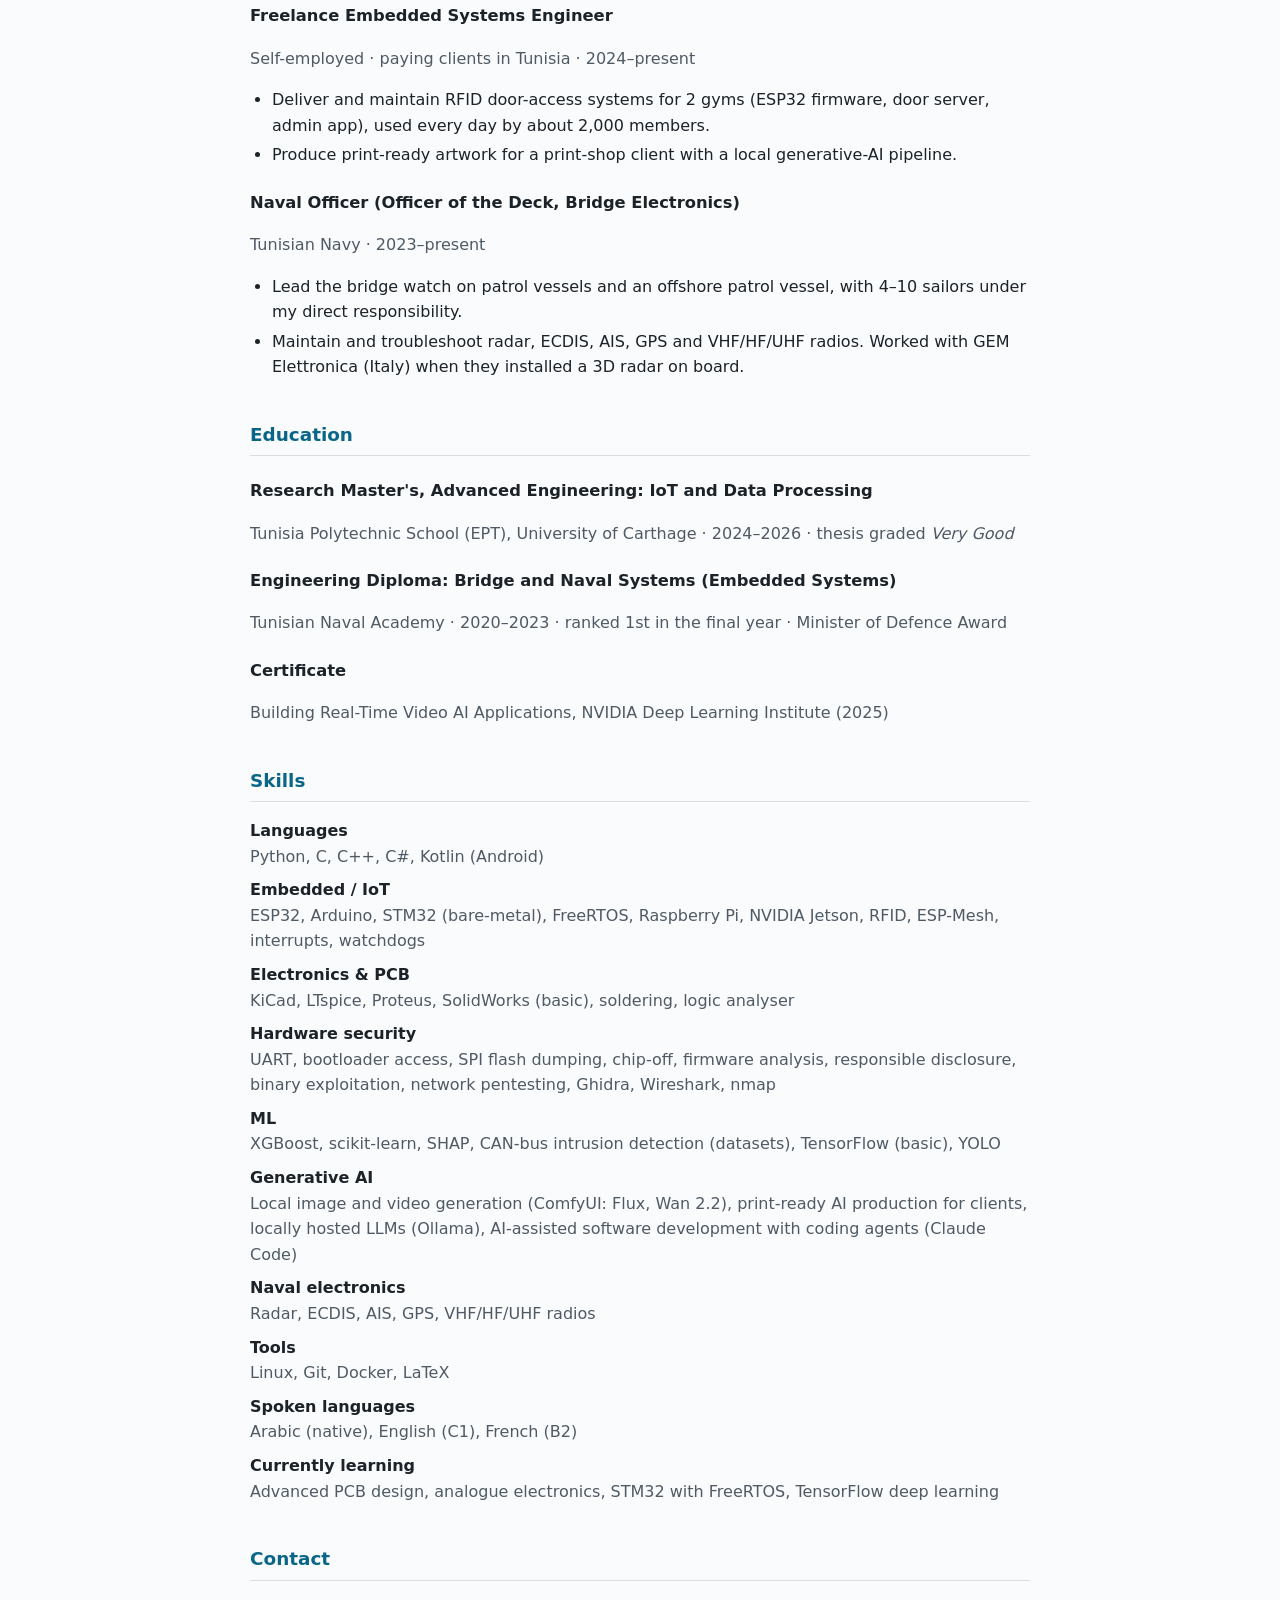
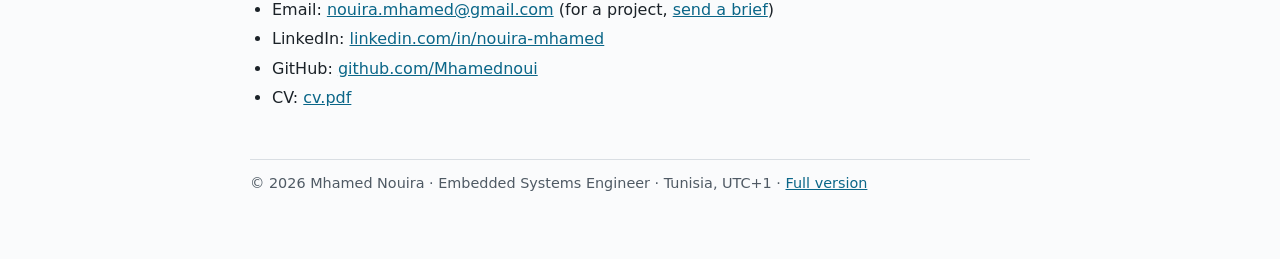
<file: simple.html>
<!doctype html>
<html lang="en">
<head>
<meta charset="utf-8">
<meta name="viewport" content="width=device-width, initial-scale=1">
<title>Mhamed Nouira · Embedded Systems Engineer (text-only)</title>
<meta name="description" content="Text-only version. Embedded systems engineer for product teams and remote freelance clients: ESP32/IoT firmware, IoT firmware security reviews (EU Cyber Resilience Act readiness), KiCad PCB design and local generative AI. UTC+1 (CET).">
<meta name="author" content="Mhamed Nouira">
<link rel="canonical" href="https://mhamednoui.github.io/simple.html">
<meta name="color-scheme" content="light dark">
<style>
  :root { --bg:#fafbfc; --fg:#1b2228; --muted:#4f5a64; --accent:#0a6688; --line:#d9dee3; }
  @media (prefers-color-scheme: dark) { :root { --bg:#0f1418; --fg:#e6e9ec; --muted:#a3adb6; --accent:#5cc0e6; --line:#2a3540; } }
  body { margin:0; font:16px/1.6 system-ui, -apple-system, "Segoe UI", Roboto, sans-serif; background:var(--bg); color:var(--fg); }
  main { max-width:780px; margin:0 auto; padding:40px 16px 64px; }
  h1 { font-size:2rem; margin:0; }
  h2 { font-size:1.15rem; color:var(--accent); margin:40px 0 12px; border-bottom:1px solid var(--line); padding-bottom:6px; }
  h3 { font-size:1.02rem; margin:22px 0 2px; }
  a { color:var(--accent); }
  .muted { color:var(--muted); }
  ul, ol { padding-left:22px; }
  li { margin-bottom:4px; }
  dt { font-weight:600; margin-top:8px; }
  dd { margin:0; color:var(--muted); }
  footer { margin-top:48px; color:var(--muted); font-size:.9rem; border-top:1px solid var(--line); padding-top:12px; }
</style>
</head>
<body>
<main>
  <header>
    <h1>Mhamed Nouira</h1>
    <p><strong>Embedded systems engineer: firmware, IoT security, PCB and AI, for product teams and freelance clients.</strong></p>
    <p class="muted">Remote, UTC+1 (CET) · English (C1), French (B2), Arabic (native) · Paying clients since 2024 · Research Master's in IoT and Data Processing · Engineering degree in naval systems (embedded systems).</p>
    <p><a href="mailto:nouira.mhamed@gmail.com?subject=Project%20brief&amp;body=Hi%20Mhamed%2C%0D%0A%0D%0AWhat%20we%20are%20building%3A%0D%0A%0D%0AWhat%20we%20need%20help%20with%3A%0D%0A%0D%0ATimeline%3A%0D%0A%0D%0ABudget%20range%3A%0D%0A%0D%0AThanks%2C%0D%0A">Send me a brief</a> · <a href="cv.pdf">CV (PDF)</a> · <a href="index.html">Full version of this site</a></p>
  </header>

  <h2>Services</h2>
  <h3>1. ESP32 / IoT firmware and prototypes</h3>
  <p>Firmware for ESP32 and Arduino-class devices, from sensors, RFID, relays and locks to Wi-Fi, TCP and HTTP links, built to run unattended. I also debug and extend existing firmware.<br>
  <span class="muted">Typical deliverable: a working prototype, commented source code, a wiring diagram and a hand-over guide. Proof: gym access systems (paid, in daily use), arcade machine, ESP32 mesh network.</span></p>
  <h3>2. IoT / firmware security review and CRA readiness</h3>
  <p>A hands-on review of your device: UART and debug access, flash extraction and firmware unpacking, then stored secrets, the update path and exposed services. Useful before the EU Cyber Resilience Act (CRA) obligations apply.<br>
  <span class="muted">Typical deliverable: a written report with findings ranked by risk, recommended fixes and a gap list against the CRA requirements, to support your own conformity work. Proof: ISP router reverse engineering (public write-up), 4G router root, intrusion detection thesis.</span></p>
  <h3>3. PCB design and hardware bring-up support</h3>
  <p>2-layer boards in KiCad, checked with design-rule and electrical checks and SPICE simulation for analogue stages, plus firmware and debugging support when the first boards arrive.<br>
  <span class="muted">Typical deliverable: the KiCad project, Gerber, BOM and pick-and-place files, and a short check report. Proof: PCB design and AI-assisted pipeline; arcade controller board (in development).</span></p>
  <h3>4. Generative-AI production and local AI setup</h3>
  <p>Print-ready images produced with locally hosted models, or a private AI setup on your own hardware: image and video workflows and local LLMs, with no data sent to outside services.<br>
  <span class="muted">Typical deliverable: finished, print-ready assets, or a documented workflow installed and tested on your machine. Proof: generative-AI production (paid client work).</span></p>

  <h3>How we work</h3>
  <ol>
    <li><strong>Send a brief:</strong> what you are building, your timeline and a budget range. I reply with questions.</li>
    <li><strong>Fixed-scope proposal:</strong> scope, deliverables, milestones and a fixed price, agreed before any work starts.</li>
    <li><strong>Delivery with documentation:</strong> source and design files, test notes and a hand-over guide your team can maintain.</li>
  </ol>

  <h3>Facts</h3>
  <ul>
    <li>Paying clients since 2024; about 2,000 gym members use systems I built, every day.</li>
    <li>Ranked 1st in the final year at the Tunisian Naval Academy; Minister of Defence Award (2023).</li>
    <li>Master's thesis graded <em>Very Good</em>.</li>
    <li>Public reverse-engineering write-up: <a href="https://github.com/Mhamednoui/RTL8676S-TD8963N-reverse-engineering">github.com/Mhamednoui/RTL8676S-TD8963N-reverse-engineering</a></li>
  </ul>

  <h2>Projects</h2>

  <h3>RFID Door-Access Systems for Gyms</h3>
  <p class="muted">Freelance · paid client work · 2024–present</p>
  <ul>
    <li>Designed, installed and maintain the door-access systems for 2 paying gyms, used every day by about 2,000 members.</li>
    <li>ESP32 firmware for the RFID reader and door relay, a C++ TCP door server backed by MySQL, and a C# admin app (extended from an open-source app) with a live dashboard.</li>
    <li>I installed all the hardware myself: magnetic locks, relays and readers. An Android app lets the owner open the door remotely.</li>
    <li>Built for unattended operation: a Windows network service, auto-start and a Wi-Fi watchdog. A hardware simulator lets me test updates before installing them on site.</li>
    <li class="muted">C++ · ESP32 · C# .NET · Kotlin (Android) · MySQL · RFID · TCP/HTTP</li>
  </ul>

  <h3>Generative-AI Production</h3>
  <p class="muted">Freelance · paid client work · 2026</p>
  <ul>
    <li>Built a production pipeline for a print-shop client: AI image generation with locally hosted models, upscaling, CMYK colour management and print-ready export.</li>
    <li>I run local image and video generation workflows, and self-hosted LLMs with custom tooling, on a single consumer GPU.</li>
    <li>I use AI coding agents daily to speed up software and hardware projects.</li>
    <li class="muted">ComfyUI · Python · colour management · Ollama · AI coding agents</li>
  </ul>

  <h3>ISP Router Reverse Engineering (Realtek RTL8676S)</h3>
  <p class="muted">2026 · public write-up</p>
  <ul>
    <li>Got a shell over UART, then dumped the flash two ways: over TFTP, and by desoldering the SPI-NOR chip (chip-off). Both dumps were byte-identical.</li>
    <li>Decompressed about 132 LZMA streams and showed that the "encrypted" config was only compressed. Wrote up the findings for responsible disclosure.</li>
    <li class="muted">UART · CH341A · SPI-NOR · binwalk · LZMA · <a href="https://github.com/Mhamednoui/RTL8676S-TD8963N-reverse-engineering">write-up on GitHub</a></li>
  </ul>

  <h3>Multi-Domain Intrusion Detection System for Autonomous Vehicles</h3>
  <p class="muted">Master's thesis · 2025–2026</p>
  <ul>
    <li>Four ML detectors (network, CAN bus, GPS, LiDAR), with a fusion engine that combines them into 5 threat levels and responds in tiers.</li>
    <li>Live 5,400-cycle simulation on unfiltered traffic: 96.6% recall, 93.8% accuracy, 90.1% precision (caught 2,319 of 2,400 attack cycles).</li>
    <li>XGBoost detectors trained on public datasets (CICIDS2017, CICIoV2024, AV-GPS-Dataset, KITTI with 3 synthetic LiDAR attacks), a temporal correlator, SHAP explanations, and CAN windowing that cuts model calls 50×. CAN detector: 0 errors on 281,644 held-out CICIoV2024 frames.</li>
    <li>Thesis graded <em>Very Good</em> (Tunisia Polytechnic School); a paper from it is under review.</li>
    <li class="muted">Python · XGBoost · scikit-learn · SHAP · pandas</li>
  </ul>

  <h3>4G Router Root (ZTE ZX297520V3 platform)</h3>
  <p class="muted">2026 · own device</p>
  <ul>
    <li>Mapped the web API (136 commands, including hidden engineering pages), located the UART pins with a multimeter, dumped the SPI-NAND flash and got a full root shell.</li>
    <li>Captured the boot log over UART (SoC, RAM, 128 MiB SPI-NAND, partition map), then enabled telnet for full control of the device.</li>
    <li>Ground rules on my own device: read before write, and never touch the IMEI or NV data.</li>
    <li class="muted">UART · CH341A · SPI-NAND · nmap · Wireshark · Kali</li>
  </ul>

  <h3>Coin-Operated Reflex Arcade Machine</h3>
  <p class="muted">Product build · 2025–2026</p>
  <ul>
    <li>Two-controller design: real-time game logic on an Arduino Mega, with an ESP32 serving a Wi-Fi admin dashboard for settings and diagnostics.</li>
    <li>Coin acceptor with credit handling, 10 electromagnet drivers, several difficulty levels and a watchdog failsafe.</li>
    <li>I operated the machine myself; a partner now runs it, and it is still in operation.</li>
    <li>A dedicated 2-layer controller PCB is in development, designed in KiCad and checked with design-rule checks and circuit simulation.</li>
    <li class="muted">C++ · Arduino Mega · ESP32 · KiCad · LTspice · SolidWorks</li>
  </ul>

  <h3>PCB Design &amp; Design Automation</h3>
  <p class="muted">Electronics design · 2026</p>
  <ul>
    <li>Designed a 2-layer controller board in KiCad (not yet manufactured) that passes the electrical and design-rule checks, with its filter stages verified in SPICE simulation.</li>
    <li>Directed AI coding agents to build an AI-assisted design pipeline: placement, autorouting, design-rule and layout checks, and manufacturing outputs (Gerber, BOM, pick-and-place).</li>
    <li>The pipeline includes automated tests that deliberately break designs to prove the checks catch the faults.</li>
    <li class="muted">KiCad · Python · LTspice · Proteus · AI-assisted development</li>
  </ul>

  <h3>ESP32 Mesh Wireless Sensor &amp; Actuator Network</h3>
  <p class="muted">Engineering final project · 2023</p>
  <ul>
    <li>Self-organising ESP32 mesh: each node relays to the next until the PC gateway, which collects all data and controls the actuator nodes. I built a C# GUI for it.</li>
    <li>Extensive reliability testing; highest grade. Won best final project in the competition between the three military academies.</li>
  </ul>

  <h3>Bridge Electronics &amp; 3D Radar Installation</h3>
  <p class="muted">Tunisian Navy · 2023–present</p>
  <ul>
    <li>I maintain and troubleshoot radar, ECDIS, AIS, GPS, cameras and VHF/HF/UHF radios, and repair failures on board.</li>
    <li>Worked with GEM Elettronica (Italy) when they installed a 3D radar on board; trained and certified on its basic operation.</li>
  </ul>

  <h3>Offensive Security Training</h3>
  <p class="muted">Ongoing training · 2026</p>
  <ul>
    <li>Hands-on Linux binary exploitation, from stack overflows to bypassing exploit mitigations and heap exploitation, plus network penetration-testing labs on purpose-built vulnerable systems.</li>
  </ul>

  <h3>Drones &amp; Robotic Vehicles</h3>
  <p class="muted">Robotics · 2024–2026</p>
  <ul>
    <li>Quadcopter: sourced and assembled the components, then configured the ArduPilot flight firmware and radio control.</li>
    <li>Four-motor skid-steer vehicle: the firmware decodes the RC receiver signals with interrupts and stops the motors automatically if the signal is lost.</li>
  </ul>

  <h3>Real-Time Human Tracking on a Raspberry Pi</h3>
  <p class="muted">Naval Academy project · 2022</p>
  <ul>
    <li>Solo project: real-time human detection and tracking on a Raspberry Pi with a camera and YOLOv3-Tiny. Received the highest grade.</li>
  </ul>

  <h2>Experience</h2>
  <h3>Freelance Embedded Systems Engineer</h3>
  <p class="muted">Self-employed · paying clients in Tunisia · 2024–present</p>
  <ul>
    <li>Deliver and maintain RFID door-access systems for 2 gyms (ESP32 firmware, door server, admin app), used every day by about 2,000 members.</li>
    <li>Produce print-ready artwork for a print-shop client with a local generative-AI pipeline.</li>
  </ul>
  <h3>Naval Officer (Officer of the Deck, Bridge Electronics)</h3>
  <p class="muted">Tunisian Navy · 2023–present</p>
  <ul>
    <li>Lead the bridge watch on patrol vessels and an offshore patrol vessel, with 4–10 sailors under my direct responsibility.</li>
    <li>Maintain and troubleshoot radar, ECDIS, AIS, GPS and VHF/HF/UHF radios. Worked with GEM Elettronica (Italy) when they installed a 3D radar on board.</li>
  </ul>

  <h2>Education</h2>
  <h3>Research Master's, Advanced Engineering: IoT and Data Processing</h3>
  <p class="muted">Tunisia Polytechnic School (EPT), University of Carthage · 2024–2026 · thesis graded <em>Very Good</em></p>
  <h3>Engineering Diploma: Bridge and Naval Systems (Embedded Systems)</h3>
  <p class="muted">Tunisian Naval Academy · 2020–2023 · ranked 1st in the final year · Minister of Defence Award</p>
  <h3>Certificate</h3>
  <p class="muted">Building Real-Time Video AI Applications, NVIDIA Deep Learning Institute (2025)</p>

  <h2>Skills</h2>
  <dl>
    <dt>Languages</dt><dd>Python, C, C++, C#, Kotlin (Android)</dd>
    <dt>Embedded / IoT</dt><dd>ESP32, Arduino, STM32 (bare-metal), FreeRTOS, Raspberry Pi, NVIDIA Jetson, RFID, ESP-Mesh, interrupts, watchdogs</dd>
    <dt>Electronics &amp; PCB</dt><dd>KiCad, LTspice, Proteus, SolidWorks (basic), soldering, logic analyser</dd>
    <dt>Hardware security</dt><dd>UART, bootloader access, SPI flash dumping, chip-off, firmware analysis, responsible disclosure, binary exploitation, network pentesting, Ghidra, Wireshark, nmap</dd>
    <dt>ML</dt><dd>XGBoost, scikit-learn, SHAP, CAN-bus intrusion detection (datasets), TensorFlow (basic), YOLO</dd>
    <dt>Generative AI</dt><dd>Local image and video generation (ComfyUI: Flux, Wan 2.2), print-ready AI production for clients, locally hosted LLMs (Ollama), AI-assisted software development with coding agents (Claude Code)</dd>
    <dt>Naval electronics</dt><dd>Radar, ECDIS, AIS, GPS, VHF/HF/UHF radios</dd>
    <dt>Tools</dt><dd>Linux, Git, Docker, LaTeX</dd>
    <dt>Spoken languages</dt><dd>Arabic (native), English (C1), French (B2)</dd>
    <dt>Currently learning</dt><dd>Advanced PCB design, analogue electronics, STM32 with FreeRTOS, TensorFlow deep learning</dd>
  </dl>

  <h2>Contact</h2>
  <ul>
    <li>Email: <a href="mailto:nouira.mhamed@gmail.com">nouira.mhamed@gmail.com</a> (for a project, <a href="mailto:nouira.mhamed@gmail.com?subject=Project%20brief&amp;body=Hi%20Mhamed%2C%0D%0A%0D%0AWhat%20we%20are%20building%3A%0D%0A%0D%0AWhat%20we%20need%20help%20with%3A%0D%0A%0D%0ATimeline%3A%0D%0A%0D%0ABudget%20range%3A%0D%0A%0D%0AThanks%2C%0D%0A">send a brief</a>)</li>
    <li>LinkedIn: <a href="https://www.linkedin.com/in/nouira-mhamed">linkedin.com/in/nouira-mhamed</a></li>
    <li>GitHub: <a href="https://github.com/Mhamednoui">github.com/Mhamednoui</a></li>
    <li>CV: <a href="cv.pdf">cv.pdf</a></li>
  </ul>

  <footer>© 2026 Mhamed Nouira · Embedded Systems Engineer · Tunisia, UTC+1 · <a href="index.html">Full version</a></footer>
</main>
</body>
</html>
</file>
<file: style.css>
/* Tokens: light by default, dark from the OS or the toggle. */
:root {
  --bg: #f5f7f9; --bg-alt: #eaeff3; --surface: #ffffff; --line: #d3dbe2;
  --fg: #12202b; --muted: #4a5966; --accent: #0a6688; --accent-fg: #ffffff;
  --phosphor: #17794a; --glow: rgba(10, 102, 136, .14);
  --term-bg: #0d1a22; --term-fg: #c9f2dc; --term-ok: #5fe3a1; --term-dim: #8fa6b4;
  --grid: rgba(10, 102, 136, .07);
  --shadow: 0 1px 2px rgba(16, 32, 43, .06), 0 8px 24px rgba(16, 32, 43, .06);
  --radius: 14px;
  --mono: ui-monospace, "Cascadia Code", "SF Mono", Menlo, Consolas, "Liberation Mono", monospace;
  --sans: system-ui, -apple-system, "Segoe UI", Roboto, "Helvetica Neue", Arial, sans-serif;
  color-scheme: light;
}
@media (prefers-color-scheme: dark) {
  :root:not([data-theme="light"]) {
    --bg: #0a1016; --bg-alt: #0e161e; --surface: #111c25; --line: #213140;
    --fg: #e5edf3; --muted: #9db0bf; --accent: #4cc2e8; --accent-fg: #04202b;
    --phosphor: #5fe3a1; --glow: rgba(76, 194, 232, .16);
    --term-bg: #070d12; --grid: rgba(76, 194, 232, .06);
    --shadow: 0 1px 2px rgba(0, 0, 0, .3), 0 10px 30px rgba(0, 0, 0, .25);
    color-scheme: dark;
  }
}
:root[data-theme="dark"] {
  --bg: #0a1016; --bg-alt: #0e161e; --surface: #111c25; --line: #213140;
  --fg: #e5edf3; --muted: #9db0bf; --accent: #4cc2e8; --accent-fg: #04202b;
  --phosphor: #5fe3a1; --glow: rgba(76, 194, 232, .16);
  --term-bg: #070d12; --grid: rgba(76, 194, 232, .06);
  --shadow: 0 1px 2px rgba(0, 0, 0, .3), 0 10px 30px rgba(0, 0, 0, .25);
  color-scheme: dark;
}

*, *::before, *::after { box-sizing: border-box; }
html { scroll-behavior: smooth; scroll-padding-top: 76px; -webkit-text-size-adjust: 100%; }
body { margin: 0; background: var(--bg); color: var(--fg); font: 16px/1.6 var(--sans); overflow-x: hidden; }
h1, h2, h3 { line-height: 1.2; margin: 0; }
p { margin: 0 0 .75em; }
a { color: var(--accent); }
img, svg, canvas { display: block; }
.mono { font-family: var(--mono); }
.wrap { width: 100%; max-width: 1120px; margin: 0 auto; padding: 0 16px; }
@media (min-width: 640px) { .wrap { padding: 0 28px; } }
.sr { position: absolute; width: 1px; height: 1px; padding: 0; margin: -1px; overflow: hidden; clip: rect(0 0 0 0); white-space: nowrap; border: 0; }

:focus-visible { outline: 3px solid var(--accent); outline-offset: 3px; border-radius: 6px; }
.skip { position: absolute; left: 12px; top: -60px; z-index: 100; background: var(--accent); color: var(--accent-fg); padding: 10px 14px; border-radius: 8px; font-weight: 600; text-decoration: none; }
.skip:focus { top: 12px; }

/* Header */
.site-header { position: sticky; top: 0; z-index: 50; background: color-mix(in srgb, var(--bg) 85%, transparent); backdrop-filter: blur(10px); -webkit-backdrop-filter: blur(10px); border-bottom: 1px solid var(--line); }
.nav { display: flex; align-items: center; gap: 12px; height: 64px; }
.brand { display: flex; align-items: center; gap: 10px; color: var(--fg); text-decoration: none; font-weight: 700; margin-right: auto; }
.brand-mark { display: grid; place-items: center; width: 34px; height: 34px; border-radius: 9px; background: var(--accent); color: var(--accent-fg); font: 700 .85rem var(--mono); }
.nav-links { list-style: none; margin: 0; padding: 0; display: flex; gap: 4px; }
.nav-links a { display: block; padding: 8px 12px; border-radius: 8px; color: var(--muted); text-decoration: none; font-weight: 500; }
.nav-links a:hover { color: var(--fg); background: var(--glow); }
.nav-links a[aria-current="true"] { color: var(--accent); background: var(--glow); }
.icon-btn { display: inline-grid; place-items: center; width: 44px; height: 44px; border-radius: 10px; border: 1px solid var(--line); background: var(--surface); color: var(--fg); cursor: pointer; }
.icon-btn:hover { border-color: var(--accent); color: var(--accent); }
.i-moon { display: none; }
.is-light .i-sun { display: none; }
.is-light .i-moon { display: block; }
.menu-btn { display: none; }
@media (max-width: 900px) {
  .brand-name { display: none; }
  .js .menu-btn { display: inline-grid; order: 3; }
  .js .nav-links { display: none; position: absolute; top: 64px; left: 0; right: 0; flex-direction: column; padding: 8px 16px 16px; background: var(--bg); border-bottom: 1px solid var(--line); box-shadow: var(--shadow); }
  .js .nav-links.open { display: flex; }
  .nav-links a { padding: 12px; }
  html:not(.js) .nav { height: auto; flex-wrap: wrap; padding-block: 8px; }
  html:not(.js) .nav-links { flex-wrap: wrap; }
}

/* Hero */
.hero { position: relative; padding: 56px 0 64px; overflow: hidden;
  background-image: linear-gradient(var(--grid) 1px, transparent 1px), linear-gradient(90deg, var(--grid) 1px, transparent 1px);
  background-size: 32px 32px; }
.hero::after { content: ""; position: absolute; inset: auto 0 0 0; height: 120px; background: linear-gradient(transparent, var(--bg)); pointer-events: none; }
.hero-grid { position: relative; z-index: 1; display: grid; gap: 32px; align-items: center; }
@media (min-width: 900px) { .hero-grid { grid-template-columns: 1.15fr .85fr; } .hero { padding: 88px 0 96px; } }
.eyebrow { display: inline-flex; align-items: center; gap: 10px; color: var(--muted); font-size: .8rem; letter-spacing: .02em; margin-bottom: 18px; }
.dot { width: 8px; height: 8px; border-radius: 50%; background: var(--phosphor); box-shadow: 0 0 0 4px color-mix(in srgb, var(--phosphor) 22%, transparent); flex: none; animation: pulse 2.4s ease-in-out infinite; }
@keyframes pulse { 50% { box-shadow: 0 0 0 8px transparent; } }
h1 { font-size: clamp(2.4rem, 7vw, 4.2rem); letter-spacing: -.02em; }
.pitch { font-size: clamp(1.2rem, 2.6vw, 1.55rem); font-weight: 600; margin: 14px 0 10px; max-width: 34ch; }
.lead { color: var(--muted); font-size: 1.08rem; max-width: 60ch; }
.cta { display: flex; flex-wrap: wrap; gap: 12px; margin: 26px 0 30px; }
.btn { display: inline-flex; align-items: center; gap: 8px; min-height: 46px; padding: 10px 18px; border-radius: 10px; border: 1px solid var(--line); background: var(--surface); color: var(--fg); font-weight: 600; text-decoration: none; transition: transform .15s, border-color .15s, box-shadow .15s; }
.btn:hover { border-color: var(--accent); transform: translateY(-1px); box-shadow: var(--shadow); }
.btn-primary { background: var(--accent); border-color: var(--accent); color: var(--accent-fg); }
.stats { list-style: none; padding: 0; margin: 0; display: grid; grid-template-columns: repeat(3, 1fr); gap: 12px; max-width: 560px; }
.stats li { border-left: 2px solid var(--accent); padding: 2px 0 2px 12px; }
.stats strong { display: block; font: 700 1.35rem var(--mono); color: var(--fg); }
.stats span { color: var(--muted); font-size: .82rem; line-height: 1.35; display: block; }
@media (max-width: 420px) { .stats { grid-template-columns: 1fr; } }
.radar-wrap { margin: 0 auto; width: 100%; max-width: 440px; }
#radar { width: 100%; height: auto; aspect-ratio: 1; }
.radar-cap { text-align: center; color: var(--muted); font-size: .72rem; letter-spacing: .12em; margin-top: 8px; }
@media (max-width: 899px) { .radar-wrap { max-width: 300px; } }

/* Sections */
.section { padding: 80px 0; }
.section.alt { background: var(--bg-alt); border-block: 1px solid var(--line); }
.kicker { color: var(--phosphor); font-size: .82rem; letter-spacing: .08em; margin-bottom: 8px; }
h2 { font-size: clamp(1.7rem, 4vw, 2.4rem); letter-spacing: -.01em; margin-bottom: 32px; }

/* About */
.about-grid { display: grid; gap: 24px; }
@media (min-width: 900px) { .about-grid { grid-template-columns: 1fr 1fr; align-items: start; } }
.pillars { display: grid; gap: 14px; }
.pillar { display: grid; grid-template-columns: 44px 1fr; column-gap: 14px; background: var(--surface); border: 1px solid var(--line); border-radius: var(--radius); padding: 18px; }
.pillar-ico { grid-row: span 2; display: grid; place-items: center; width: 44px; height: 44px; border-radius: 10px; background: var(--glow); color: var(--accent); }
.pillar h3 { font-size: 1.1rem; margin-bottom: 4px; }
.pillar p { color: var(--muted); margin: 0; }
.terminal { background: var(--term-bg); border-radius: var(--radius); border: 1px solid #1d2c37; box-shadow: var(--shadow); overflow: hidden; }
.term-bar { display: flex; align-items: center; gap: 7px; padding: 10px 14px; border-bottom: 1px solid #1d2c37; }
.term-bar span { width: 11px; height: 11px; border-radius: 50%; background: #2c3e4b; }
.term-bar em { margin-left: auto; font-style: normal; font-size: .75rem; color: var(--term-dim); }
.term { margin: 0; padding: 16px 18px 20px; color: var(--term-fg); font-size: .8rem; line-height: 1.75; white-space: pre-wrap; word-break: break-word; }
.term b { color: var(--term-ok); font-weight: 600; }
.term .l { display: inline-block; }
.js .term .l { opacity: 0; }
.js .terminal.in .term .l { animation: line .25s ease forwards; }
.terminal.in .l:nth-child(2) { animation-delay: .35s; } .terminal.in .l:nth-child(3) { animation-delay: .7s; }
.terminal.in .l:nth-child(4) { animation-delay: 1.05s; } .terminal.in .l:nth-child(5) { animation-delay: 1.4s; }
.terminal.in .l:nth-child(6) { animation-delay: 1.75s; } .terminal.in .l:nth-child(7) { animation-delay: 2.1s; }
.terminal.in .l:nth-child(8) { animation-delay: 2.45s; }
@keyframes line { from { opacity: 0; transform: translateX(-4px); } to { opacity: 1; transform: none; } }
.cursor { display: inline-block; width: .6em; height: 1.1em; vertical-align: -2px; background: var(--term-ok); animation: blink 1s steps(1) infinite; }
@keyframes blink { 50% { opacity: 0; } }

/* Projects */
.filters { display: flex; flex-wrap: wrap; gap: 8px; margin-bottom: 24px; }
.chip { min-height: 40px; padding: 8px 16px; border-radius: 999px; border: 1px solid var(--line); background: var(--surface); color: var(--fg); font: 600 .9rem var(--sans); cursor: pointer; }
.chip:hover { border-color: var(--accent); }
.chip[aria-pressed="true"] { background: var(--accent); border-color: var(--accent); color: var(--accent-fg); }
.cards { display: grid; gap: 16px; grid-template-columns: repeat(auto-fill, minmax(min(100%, 320px), 1fr)); }
.card { position: relative; display: flex; flex-direction: column; background: var(--surface); border: 1px solid var(--line); border-radius: var(--radius); padding: 20px; transition: border-color .2s, transform .2s, box-shadow .2s; }
.card:target, .service:target { border-color: var(--accent); box-shadow: 0 0 0 3px var(--glow); }
.card[hidden] { display: none; }
.meta { color: var(--muted); font-size: .76rem; letter-spacing: .03em; margin-bottom: 8px; }
.card h3 { font-size: 1.12rem; margin-bottom: 10px; }
.card > p:not(.meta):not(.metric) { color: var(--muted); }
.metric { margin-top: auto; padding-top: 6px; font-size: .9rem; }
.metric strong { color: var(--phosphor); font-family: var(--mono); }
.tags { list-style: none; padding: 0; margin: 4px 0 14px; display: flex; flex-wrap: wrap; gap: 6px; }
.tags li { font: .72rem var(--mono); padding: 3px 8px; border-radius: 6px; background: var(--glow); color: var(--accent); }
.points { margin: 0 0 12px; padding-left: 18px; color: var(--muted); font-size: .94rem; }
.points li { margin-bottom: 6px; }
.points li::marker { color: var(--phosphor); }
.section-lead { color: var(--muted); margin: -20px 0 20px; }
.stack { font: .8rem var(--mono); color: var(--muted); }

.ext { font-weight: 600; }

/* Services */
.services { display: grid; gap: 16px; grid-template-columns: repeat(auto-fill, minmax(min(100%, 420px), 1fr)); }
.service { background: var(--surface); border: 1px solid var(--line); border-top: 3px solid var(--accent); border-radius: var(--radius); padding: 20px; }
.service h3 { font-size: 1.15rem; margin-bottom: 10px; }
.service > p { color: var(--muted); }
.service dl { margin: 0; }
.service dt { font: 600 .74rem var(--mono); letter-spacing: .06em; text-transform: uppercase; color: var(--phosphor); margin-top: 12px; }
.service dd { margin: 2px 0 0; }
.sub-title { font-size: 1.25rem; margin: 40px 0 16px; }
.steps { list-style: none; counter-reset: step; margin: 0; padding: 0; display: grid; gap: 12px; grid-template-columns: repeat(auto-fit, minmax(min(100%, 240px), 1fr)); }
.steps li { counter-increment: step; display: grid; grid-template-columns: 40px 1fr; column-gap: 12px; background: var(--surface); border: 1px solid var(--line); border-radius: var(--radius); padding: 16px; }
.steps li::before { content: counter(step); grid-row: span 2; display: grid; place-items: center; width: 40px; height: 40px; border-radius: 50%; background: var(--accent); color: var(--accent-fg); font: 700 1rem var(--mono); }
.steps span { color: var(--muted); font-size: .94rem; }
.trust { list-style: none; margin: 28px 0 0; padding: 0; display: flex; flex-wrap: wrap; gap: 8px; }
.trust li { padding: 6px 12px; border-radius: 999px; border: 1px solid var(--line); background: var(--surface); font-size: .9rem; }
.cta-row { margin: 24px 0 0; }

/* Timeline */
.timeline { list-style: none; margin: 0; padding: 0 0 0 26px; position: relative; max-width: 820px; }
.timeline::before { content: ""; position: absolute; left: 6px; top: 6px; bottom: 6px; width: 2px; background: linear-gradient(var(--accent), var(--phosphor)); opacity: .5; }
.timeline > li { position: relative; padding-bottom: 34px; }
.timeline > li::before { content: ""; position: absolute; left: -26px; top: 4px; width: 14px; height: 14px; border-radius: 50%; background: var(--bg); border: 3px solid var(--accent); }
.timeline h3 { font-size: 1.15rem; margin-bottom: 4px; }
.org { color: var(--muted); font-weight: 500; }
.timeline ul { padding-left: 20px; margin: 0; }
.timeline ul li { margin-bottom: 6px; }
.award { display: inline-block; font-weight: 600; color: var(--phosphor); }
.cert { display: flex; gap: 16px; align-items: center; max-width: 820px; padding: 18px 20px; border: 1px dashed var(--line); border-radius: var(--radius); background: var(--surface); color: var(--accent); }
.cert p { color: var(--fg); margin: 0; }
.cert .meta { color: var(--muted); margin-bottom: 2px; }

/* Skills */
.skill-grid { display: grid; gap: 12px; grid-template-columns: repeat(auto-fill, minmax(min(100%, 300px), 1fr)); }
.skill { margin: 0; background: var(--surface); border: 1px solid var(--line); border-radius: var(--radius); padding: 16px 18px; color: var(--muted); }
.skill dt { color: var(--fg); font-weight: 700; margin-bottom: 4px; }
.skill dd { margin: 0; }
.learning { margin-top: 28px; padding: 18px 20px; border-radius: var(--radius); border: 1px solid var(--line); background: var(--surface); }
.learning h3 { display: flex; align-items: center; gap: 10px; font-size: .9rem; color: var(--phosphor); margin-bottom: 12px; letter-spacing: .04em; }
.learning ul { list-style: none; margin: 0; padding: 0; display: flex; flex-wrap: wrap; gap: 8px; }
.learning li { padding: 6px 12px; border-radius: 999px; border: 1px solid var(--line); background: var(--bg); font-size: .9rem; }

/* Contact */
.contact-list { list-style: none; padding: 0; margin: 28px 0 0; display: grid; gap: 12px; grid-template-columns: repeat(auto-fill, minmax(min(100%, 300px), 1fr)); max-width: 820px; }
.contact-item { display: flex; align-items: center; gap: 14px; height: 100%; padding: 16px 18px; border-radius: var(--radius); border: 1px solid var(--line); background: var(--surface); color: var(--fg); text-decoration: none; font-weight: 600; overflow-wrap: anywhere; transition: border-color .2s, transform .2s; }
.contact-item svg { color: var(--accent); flex: none; }
.contact-item small { display: block; color: var(--muted); font-weight: 500; font-size: .78rem; }
.contact-item:hover { border-color: var(--accent); transform: translateY(-2px); }

.site-footer { border-top: 1px solid var(--line); padding: 28px 0; color: var(--muted); font-size: .88rem; }
.site-footer p { margin: 0; }

/* Scroll reveal (only when JS runs, so content is never hidden without it) */
.js .reveal { opacity: 0; transform: translateY(16px); transition: opacity .6s ease, transform .6s ease; }
.js .reveal.in { opacity: 1; transform: none; }

@media (prefers-reduced-motion: reduce) {
  html { scroll-behavior: auto; }
  *, *::before, *::after { animation: none !important; transition: none !important; }
  .js .reveal, .js .term .l { opacity: 1; transform: none; }
}

/* Illustrations and folded details */
.art { margin: -20px -20px 16px; height: 150px; display: grid; place-items: center; color: var(--accent);
  border-bottom: 1px solid var(--line); border-radius: var(--radius) var(--radius) 0 0;
  background: linear-gradient(var(--grid) 1px, transparent 1px) 0 0 / 20px 20px,
              linear-gradient(90deg, var(--grid) 1px, transparent 1px) 0 0 / 20px 20px, var(--glow); }
.art svg { width: 100%; max-width: 300px; height: 130px; }
.art .s2 { stroke: var(--phosphor); }
.art .fl { fill: currentColor; }
.art .t { fill: var(--fg); stroke: none; font: 600 9px var(--mono); text-anchor: middle; }
.art .t.s { text-anchor: start; }
.svc-ico { display: grid; place-items: center; width: 64px; height: 64px; border-radius: 16px; margin-bottom: 14px; background: var(--glow); color: var(--accent); }
.svc-ico svg { width: 36px; height: 36px; }
details.more-d { margin: 2px 0 12px; }
details.more-d > summary { cursor: pointer; list-style: none; color: var(--accent); font-weight: 600; padding: 4px 0; }
details.more-d > summary::-webkit-details-marker { display: none; }
details.more-d > summary::before { content: "+ "; font-family: var(--mono); }
details.more-d[open] > summary::before { content: "− "; }
details.more-d > summary:hover { text-decoration: underline; }
.svc-ico { width: 84px; height: 84px; border-radius: 20px; }
.svc-ico svg { width: 52px; height: 52px; }
.service > p { font-size: 1.02rem; }
.svc-long { color: var(--muted); margin-top: 8px; }
</file>
